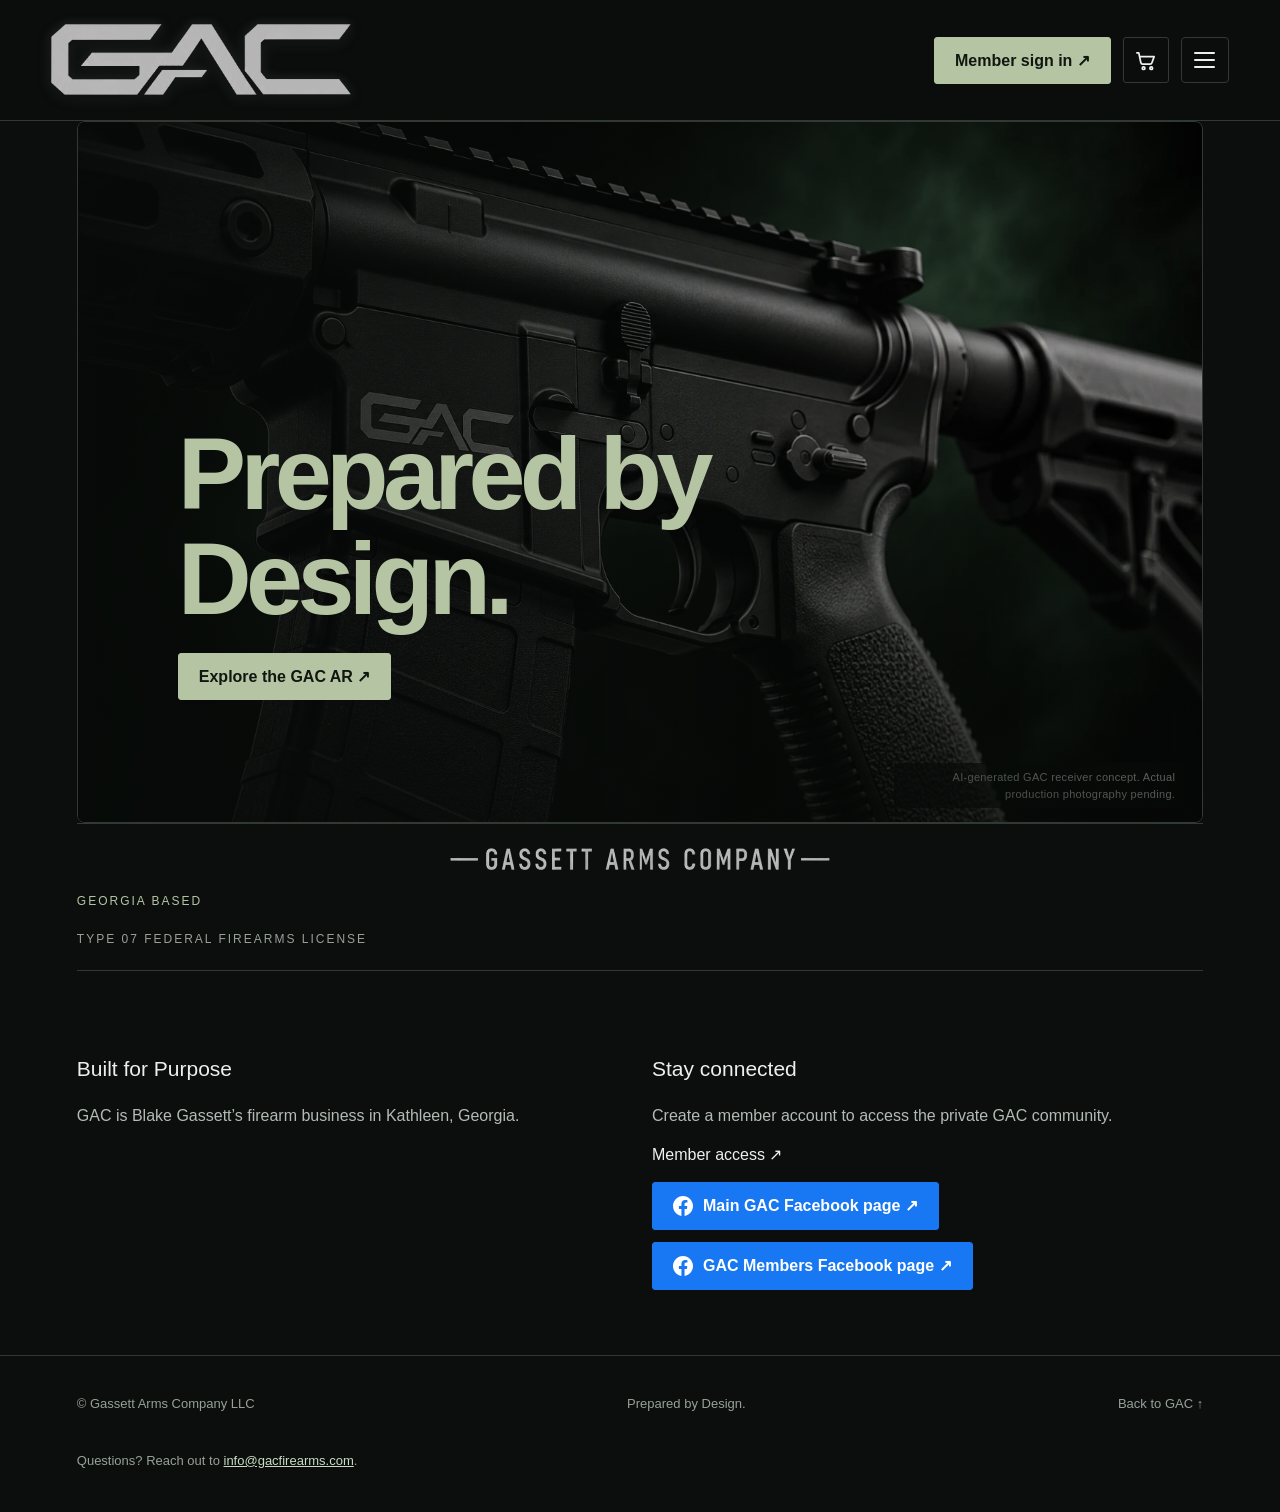
<file: index.html>
<!doctype html><html lang="en"><head><meta charset="utf-8"><meta name="viewport" content="width=device-width,initial-scale=1"><meta name="theme-color" content="#0b0e0d"><meta name="description" content="Gassett Arms Company in Kathleen, Georgia. Prepared by Design."><meta name="gac-deploy-marker" content="20261110-payment-filter"><title>Gassett Arms Company | Prepared by Design</title><style>
:root{--bg:#0b0e0d;--panel:#141a17;--line:#303a33;--green:#b5c5a4;--muted:#97a198}*{box-sizing:border-box}body{margin:0;background:var(--bg);color:#eee;font:16px Arial,sans-serif}button,input,select{font:inherit}button,a{cursor:pointer}a{color:inherit;text-decoration:none}header{padding:18px 6%;display:flex;align-items:center;gap:30px;border-bottom:1px solid var(--line)}header img{width:155px}nav{margin-left:auto;display:flex;gap:28px;align-items:center}.btn,button{background:var(--green);color:#101710;padding:13px 20px;border:1px solid var(--green);border-radius:3px;font-weight:600}.ghost{background:transparent;color:#eee;border-color:var(--line)}main{max-width:1400px;margin:auto;padding:0 6%}section{padding:65px 0}.eyebrow{font-size:12px;letter-spacing:3px;color:var(--green);text-transform:uppercase}h1{font-size:clamp(44px,6.5vw,88px);line-height:1.02;letter-spacing:-3px;margin:24px 0}h2{font-size:36px;font-weight:500;letter-spacing:-1px}h3{font-size:21px;font-weight:500}p{line-height:1.7;color:#b3bbb5;max-width:600px}.hero{display:grid;grid-template-columns:1fr 1fr;gap:30px;align-items:center;min-height:640px}.visual{background:radial-gradient(ellipse,#29362b,transparent 70%);min-height:330px;display:grid;place-items:center}.visual svg{width:110%;transform:rotate(-9deg)}.strip{border-block:1px solid var(--line);display:flex;justify-content:space-between;padding:24px 0;color:var(--muted);font-size:12px;letter-spacing:2px}.grid{display:grid;grid-template-columns:repeat(3,1fr);gap:24px}.card{border:1px solid var(--line);background:var(--panel);padding:28px}.card p{font-size:14px}.footer-contact{flex-basis:100%;line-height:1.6}.footer-contact a{text-decoration:underline;color:#c9dcc2}.foot{flex-wrap:wrap;display:flex;gap:40px;justify-content:space-between;padding:40px 6%;border-top:1px solid var(--line);color:var(--muted);font-size:13px}.tabs{display:flex;gap:10px;flex-wrap:wrap;margin:22px 0}.numbers{display:grid;grid-template-columns:repeat(7,1fr);gap:10px}.numbers button{padding:15px 8px;background:transparent;color:#ddd;border:1px solid var(--line)}.numbers button.picked{background:var(--green);color:#111}.numbers button:disabled{opacity:.28;cursor:default}.layout{display:grid;grid-template-columns:2fr 1fr;gap:26px}label{display:block;color:var(--muted);font-size:13px;margin:20px 0 8px}input,select{background:#0b0e0d;color:#eee;border:1px solid var(--line);padding:12px;width:100%}.notice{border:1px solid #635a35;background:#272318;padding:14px 20px;color:#d9cc9e;font-size:13px;line-height:1.6}.hidden{display:none!important}.big{font-size:90px;letter-spacing:-4px;color:var(--green);margin:30px 0}table{width:100%;border-collapse:collapse;font-size:14px}td,th{text-align:left;padding:14px 5px;border-bottom:1px solid var(--line)}.top{display:flex;justify-content:space-between;align-items:center;gap:20px}.small{font-size:12px;color:var(--muted)}@media(max-width:800px){header{gap:10px}header img{width:100px}nav{gap:12px;font-size:12px}.hero,.layout,.grid{grid-template-columns:1fr}.hero{padding-top:40px}.visual{min-height:220px}.visual svg{width:100%}.strip{gap:20px;flex-wrap:wrap}h1{letter-spacing:-2px}.numbers{grid-template-columns:repeat(5,1fr)}.foot{flex-direction:column}.top{align-items:flex-start;flex-direction:column}}

.wheel-layout{display:grid;grid-template-columns:minmax(0,1.35fr) minmax(240px,1fr);gap:35px;align-items:center;text-align:left}.wheel-stage{position:relative;max-width:560px;margin:30px auto;width:100%;aspect-ratio:1}.wheel-stage canvas{width:100%;height:100%;display:block;border-radius:50%;box-shadow:0 0 70px #55644a22}.pointer{position:absolute;top:-14px;left:50%;transform:translateX(-50%);width:0;height:0;border-left:13px solid transparent;border-right:13px solid transparent;border-top:30px solid #e4ddbb;z-index:2;filter:drop-shadow(0 2px 4px #000)}.wheel-hub{position:absolute;top:50%;left:50%;transform:translate(-50%,-50%);width:19%;height:19%;border-radius:50%;background:#0b100d;border:3px solid #adba9b;display:grid;place-items:center;font-size:14px;letter-spacing:3px;box-shadow:0 0 20px #0007}.countdown{font-size:clamp(24px,4vw,44px);font-variant-numeric:tabular-nums;color:#dbe6ce;letter-spacing:2px;margin:18px auto!important}.wheel-entries{max-height:230px;overflow:auto}.wheel-entry{display:flex;justify-content:space-between;gap:15px;padding:10px 0;border-bottom:1px solid var(--line);font-size:13px}.wheel-result{padding:20px 0;border-block:1px solid var(--line);margin:20px 0}.wheel-result .big{font-size:58px;margin:5px 0}input[type=range]{padding:0;accent-color:var(--green)}.settings-grid{display:grid;grid-template-columns:1fr 1fr;gap:0 20px}.settings-grid label{line-height:1.5}.wheel-pill{display:inline-block;background:#202e23;color:var(--green);padding:7px 12px;font-size:12px;letter-spacing:1px;border:1px solid #3e5040}.control-value{float:right;color:#eee}button:disabled{opacity:.4;cursor:default}@media(max-width:800px){.wheel-layout{grid-template-columns:1fr}.settings-grid{grid-template-columns:1fr}.wheel-stage{max-width:430px}}

textarea{font:inherit;background:#0b0e0d;color:#eee;border:1px solid var(--line);padding:12px;width:100%;resize:vertical;line-height:1.5} .checkrow{display:flex;gap:12px;align-items:flex-start;line-height:1.6;color:#b3bbb5;font-size:14px}.checkrow input{width:18px;min-width:18px;margin-top:5px;accent-color:var(--green)}.editor-item{border-bottom:1px solid var(--line);padding:8px 0 18px}.editor-list{max-height:650px;overflow:auto}.previewbar{padding:10px 6%;border-bottom:1px solid var(--line);display:flex;gap:20px;align-items:center;flex-wrap:wrap;color:var(--muted);font-size:12px}.previewbar select{width:auto;padding:6px 10px}.profile-grid{display:grid;grid-template-columns:1fr 1fr;gap:0 20px}.member-row{display:grid;grid-template-columns:1fr auto;gap:15px;padding:15px 0;border-bottom:1px solid var(--line)}.member-row button{padding:9px 12px}.admin-panel{margin-top:25px}.copy-hint{font-size:12px;color:var(--green);margin:8px 0}@media(max-width:650px){.profile-grid{grid-template-columns:1fr}.previewbar{gap:10px}}

.visual{display:block;min-height:0;background:none}.visual figure{margin:0}.receiver-hero{width:100%;aspect-ratio:1.18;object-fit:cover;object-position:40% center;display:block;border:1px solid #354335;border-radius:5px;box-shadow:0 20px 90px #0008}.image-caption{font-size:11px;line-height:1.5;color:#91998e;margin-top:12px}.rifle-image{width:100%;max-height:650px;object-fit:cover;border:1px solid var(--line);margin:25px 0 8px}.wheel-hub img{width:85%;height:auto;object-fit:contain}.form-progress{padding:12px 15px;background:#1b241c;border:1px solid #344335;margin:18px 0;color:#c3cbbd;font-size:13px}#enter:disabled{background:#28302a;border-color:#39403a;color:#737d76;opacity:1;box-shadow:none}#enter:not(:disabled){box-shadow:0 0 20px #a7bd7622}.member-row{grid-template-columns:minmax(0,1fr) auto auto;align-items:center}.member-meta{color:var(--muted);font-size:12px;line-height:1.6;margin-top:8px}.history-card{border:1px solid var(--line);padding:22px;margin:16px 0}.history-card .top{align-items:start}.history-contact{display:grid;grid-template-columns:1fr 1fr;gap:12px;margin-top:20px}.history-contact strong{display:block;color:var(--muted);font-size:12px;font-weight:normal;margin-bottom:5px}.history-contact span{overflow-wrap:anywhere}.member-status{display:inline-block;padding:4px 8px;font-size:11px;letter-spacing:1px;color:var(--green);border:1px solid #455540;margin:5px 0}.signin-panel{max-width:700px;margin-top:25px}.signin-panel input:disabled{opacity:.5}.archive-row{padding:15px 0;border-bottom:1px solid var(--line)}@media(max-width:650px){.member-row{grid-template-columns:1fr auto}.history-contact{grid-template-columns:1fr}.member-row input{grid-column:1/-1}}
[hidden]{display:none!important}header img{max-height:74px;object-fit:contain}.receiver-hero{object-fit:cover}header nav{flex-wrap:wrap}
.visual{position:relative;margin-right:-35px}.visual:before{content:"";position:absolute;inset:5% -8%;background:radial-gradient(ellipse,#64875b30,transparent 67%);filter:blur(22px);pointer-events:none}.visual figure{position:relative}.receiver-hero{aspect-ratio:1.04;object-position:36% 50%;border-radius:8px;border:1px solid #58704d66;box-shadow:0 30px 80px #0009,0 0 50px #455c2a18}.visual figure:after{content:"";position:absolute;inset:0 0 30px;border-radius:8px;box-shadow:inset 0 0 45px #0006;pointer-events:none}.image-caption{letter-spacing:.3px}@media(max-width:800px){.visual{margin-right:0}.receiver-hero{aspect-ratio:1.35;object-position:35% center}}
header.main-masthead{display:flex;flex-direction:column;gap:12px;padding:12px 6% 22px}.main-masthead .main-brand{display:block;width:min(100%,1100px);line-height:0;overflow:visible}.main-masthead .main-brand img{display:block;width:100%;height:auto;max-height:none;object-fit:cover;object-position:center 48%;aspect-ratio:3/1;mask-image:none;mix-blend-mode:screen;filter:brightness(1.14) contrast(1.06) drop-shadow(0 2px 2px rgba(0,0,0,.72)) drop-shadow(0 0 5px rgba(230,235,229,.18))}header.main-masthead nav{margin:0;justify-content:center;gap:28px}@media(max-width:800px){.header-actions .cart-top{width:42px;height:42px}header.main-masthead{padding:10px 4% 18px;gap:8px}header.main-masthead nav{gap:16px}.main-masthead .main-brand img{width:100%;max-height:none}}

.merch-product{display:grid;grid-template-columns:minmax(0,1.2fr) minmax(280px,1fr);border:1px solid var(--line);border-radius:8px;overflow:hidden;background:var(--panel);margin:30px 0}.merch-photo{background:#050605;display:grid;place-items:center}.merch-photo img{width:100%;height:auto;max-height:660px;object-fit:contain;display:block}.merch-info{padding:clamp(24px,4vw,52px);align-self:center}.merch-info>div:first-child{font-size:11px;letter-spacing:2px;color:var(--green)}.merch-info h2{font-size:clamp(28px,4vw,44px);margin:18px 0}.merch-info .merch-price{font-size:28px;color:#e4eddc;letter-spacing:0}.merch-options{display:grid;grid-template-columns:2fr 1fr;gap:16px}.merch-options label{margin-top:12px}.merch-options select,.merch-options input{margin-top:8px;border-radius:4px}.merch-add{width:100%;margin-top:24px}.merch-info form+p{font-size:12px;color:var(--muted)}#merchStatus{min-height:24px;color:#c9dcc2}.cart-top{position:relative;display:grid;place-items:center;width:46px;height:46px;padding:0;overflow:visible}.cart-icon{display:block;width:23px;height:23px;fill:none;stroke:currentColor;stroke-width:1.8;stroke-linecap:round;stroke-linejoin:round}.cart-count{position:absolute;top:-6px;right:-6px;z-index:2;display:grid;place-items:center;min-width:21px;height:21px;padding:0 5px;border:2px solid var(--bg);border-radius:999px;background:#b5c5a4;color:#111;font-size:11px;font-weight:700;line-height:1}.cart-count[hidden]{display:none}dialog.merch-cart{background:#101711;color:#eee;border:1px solid #52644e;border-radius:12px;width:min(94vw,720px);max-height:90dvh;padding:28px;box-shadow:0 24px 100px #000a}dialog.merch-cart::backdrop{background:#000b;backdrop-filter:blur(4px)}.cart-heading{display:flex;align-items:center;justify-content:space-between;gap:15px}.cart-heading h2{margin:0}.merch-cart-line{display:grid;grid-template-columns:minmax(0,1fr) 72px auto auto;align-items:center;gap:16px;border-bottom:1px solid var(--line);padding:22px 0}.merch-cart-line p{margin:6px 0 0;font-size:13px}.merch-cart-line button{padding:9px}.cart-total{display:flex;justify-content:space-between;gap:20px;font-size:22px;margin:28px 0 14px}.cart-clear{display:block;width:100%;margin:0 0 16px}.cart-actions{display:flex;gap:12px;flex-wrap:wrap}.cart-actions button{flex:1}.cart-disclaimer{font-size:13px;line-height:1.6}.merch-delivery-form{display:grid;gap:12px}.merch-delivery-form label{display:grid;gap:6px}.merch-delivery-form input,.merch-delivery-form select{width:100%;min-width:0;background:#080d09;border:1px solid #47584b;padding:13px;color:white;border-radius:5px;font:inherit}.merch-delivery-form [role=status]{white-space:normal;line-height:1.55;overflow-wrap:anywhere}.merch-delivery-form .merch-receipt-actions{margin-top:10px}button:focus-visible,a:focus-visible,select:focus-visible,input:focus-visible{outline:2px solid #dcebd1;outline-offset:4px}@media(max-width:700px){.merch-product{grid-template-columns:1fr}.merch-photo img{max-height:520px}.merch-cart-line{grid-template-columns:minmax(0,1fr) max-content}.merch-cart-line>div{min-width:0;overflow-wrap:anywhere}.merch-cart-line>input{width:65px;justify-self:end}.merch-cart-line>strong{grid-column:1}.merch-cart-line button{grid-column:2;width:auto;min-width:max-content;white-space:nowrap;justify-self:end}dialog.merch-cart{padding:20px}.main-masthead nav{column-gap:14px!important;row-gap:16px}.cart-top{padding:8px 12px}}

/* Simple, fixed brand navigation with the existing GAC image as a still hero. */
header.main-masthead{position:sticky;top:0;z-index:50;flex-direction:row;justify-content:space-between;align-items:center;gap:20px;padding:10px clamp(16px,4vw,56px);background:rgba(11,14,13,.96);backdrop-filter:blur(12px)}
.main-masthead .main-brand{display:block;flex:0 1 300px;width:min(38vw,300px);line-height:0}
.main-masthead .main-brand img{display:block;width:100%;height:auto;max-height:78px;object-fit:contain;aspect-ratio:auto;mask-image:none}
.header-actions{display:flex;align-items:center;gap:12px;margin-left:auto}
.member-signin{white-space:nowrap}
.site-menu{position:relative}
.site-menu>summary{list-style:none;display:grid;place-items:center;width:48px;height:46px;cursor:pointer;border:1px solid var(--line);border-radius:4px;color:#eee}
.site-menu>summary::-webkit-details-marker{display:none}
.menu-icon{display:grid;gap:5px;width:21px}
.menu-icon i{display:block;height:2px;width:21px;background:currentColor;border-radius:2px}
.site-menu nav{display:none}
.site-menu[open] nav{position:absolute;top:calc(100% + 12px);right:0;display:grid;gap:0;width:min(280px,85vw);padding:8px;background:#111915;border:1px solid #46544a;border-radius:8px;box-shadow:0 18px 48px #000b}
.site-menu nav a{display:block;padding:14px 16px;color:#edf1e9;border-bottom:1px solid #27332c}
.site-menu nav a:last-child{border-bottom:0}
.site-menu nav a:hover{background:#1c2921;color:#d0dfc5}
#home .hero{position:relative;isolation:isolate;display:flex;align-items:flex-end;min-height:min(78vh,850px);padding:clamp(32px,8vw,100px);overflow:hidden;border:1px solid #303a33;border-radius:8px}
#home .hero>div:first-child{position:relative;z-index:1;max-width:720px}
#home .hero:after{content:"";position:absolute;inset:0;z-index:0;background:linear-gradient(90deg,rgba(7,10,8,.94),rgba(7,10,8,.58) 45%,rgba(7,10,8,.06) 100%),linear-gradient(0deg,rgba(7,10,8,.65),transparent 55%);pointer-events:none}
#home .hero .visual{position:absolute;inset:0;z-index:-1;min-height:0;margin:0;background:none}
#home .hero .visual figure{position:absolute;inset:0;margin:0}
#home .hero .receiver-hero{width:100%;height:100%;aspect-ratio:auto;object-fit:cover;object-position:42% 55%;border:0;border-radius:0;box-shadow:none}
#home .hero .visual figure:after{inset:0;border-radius:0;box-shadow:none;background:linear-gradient(90deg,rgba(7,10,8,.24),transparent 75%)}
#home .hero .image-caption{position:absolute;right:18px;bottom:14px;z-index:1;max-width:290px;margin:0;padding:6px 9px;text-align:right;font-size:11px;color:#e1e5df;background:rgba(7,10,8,.7);border-radius:3px}
#home .hero h1{font-size:clamp(48px,8vw,104px);letter-spacing:-.055em;margin:18px 0}
#home .hero p{max-width:540px;color:#e1e5df}
@media(max-width:700px){
 header.main-masthead{gap:8px;padding:9px 4%}
 .main-masthead .main-brand{flex:0 1 32vw;width:32vw;max-width:150px}
 .main-masthead .main-brand img{max-height:52px}
 .header-actions{gap:6px}
 .member-signin{font-size:clamp(10px,3vw,13px);padding:9px 7px}
 .cart-top{padding:7px 8px;font-size:13px}
 .site-menu>summary{width:42px;height:42px}
 #home .hero{min-height:min(76svh,720px);padding:30px 22px;border-radius:5px}
 #home .hero:after{background:linear-gradient(90deg,rgba(7,10,8,.74),rgba(7,10,8,.22) 100%),linear-gradient(0deg,rgba(7,10,8,.9),rgba(7,10,8,.03) 88%)}
 #home .hero .receiver-hero{object-position:30% center}
 #home .hero h1{font-size:clamp(42px,12vw,70px)}
 #home .hero .image-caption{right:8px;bottom:8px;max-width:190px;font-size:9px}
}

/* Crop away the unused black canvas and let the wordmark sit directly on the page. */
.main-masthead .main-brand{position:relative;isolation:isolate;aspect-ratio:3/1;overflow:visible;border-radius:0}
.main-masthead .main-brand img{display:block;width:100%;height:100%;max-height:none;object-fit:cover;object-position:center 48%;aspect-ratio:auto;mask-image:none;mix-blend-mode:screen;filter:drop-shadow(0 2px 2px rgba(0,0,0,.72)) drop-shadow(0 0 5px rgba(181,197,164,.12))}
@media(max-width:700px){
 .main-masthead .main-brand{aspect-ratio:3/1}
 .main-masthead .main-brand img{max-height:none}
}
.main-masthead .main-brand img{object-fit:contain;mix-blend-mode:normal;filter:drop-shadow(0 3px 6px rgba(0,0,0,.7)) drop-shadow(0 0 5px rgba(220,232,214,.16))}.strip{display:flex;flex-direction:column;align-items:stretch;gap:24px}.strip-brand{display:grid;grid-template-columns:1fr;justify-items:center;gap:24px;min-height:0}.strip-brand-wordmark{display:block;width:min(380px,100%);height:auto;max-height:none;object-fit:contain;object-position:center}.strip-brand-georgia{justify-self:start;width:100%;color:var(--green);font-size:12px;letter-spacing:2px;text-align:left}.strip>span:last-child{align-self:stretch;text-align:left}.home-intro-grid{grid-template-columns:repeat(2,minmax(0,1fr))}@media(max-width:800px){.home-intro-grid{grid-template-columns:1fr}}</style><script src="https://cdn.onesignal.com/sdks/web/v16/OneSignalSDK.page.js" defer></script>
<script>
  window.OneSignalDeferred = window.OneSignalDeferred || [];
  OneSignalDeferred.push(async function(OneSignal) {
    await OneSignal.init({ appId: "ea15f827-d569-4965-91b9-dec69c6de251" });
  });
</script></head><body><header class="main-masthead"><a class="main-brand" href="#home" aria-label="Gassett Arms Company home"><img src="assets/gac-mark-transparent.svg" width="896" height="213" alt="Silver GAC emblem" fetchpriority="high"></a><div class="header-actions"><a href="/account" class="btn member-signin">Member sign in ↗</a><button id="merchCartOpen" type="button" class="ghost cart-top" aria-label="Open shopping cart, 0 items"><svg class="cart-icon" viewBox="0 0 24 24" aria-hidden="true" focusable="false"><path d="M3 4h2l2.1 10.1a2 2 0 0 0 2 1.6h7.7a2 2 0 0 0 1.9-1.4L21 8H6"/><circle cx="10" cy="20" r="1.4"/><circle cx="18" cy="20" r="1.4"/></svg><span id="merchCartCount" class="cart-count" aria-live="polite" aria-atomic="true" hidden>0</span></button><details class="site-menu"><summary aria-label="Open site menu" title="Menu"><span class="menu-icon" aria-hidden="true"><i></i><i></i><i></i></span></summary><nav aria-label="Main menu"><a href="#home">Home</a><a href="#rifle"><span data-copy="site-2">GAC AR</span></a><a href="firearms.html">Firearms</a><a href="#merch">Merchandise</a></nav></details></div></header><main><div id="home"><section class="hero"><div><h1><span style="color:var(--green)"><span data-copy="home-2">Prepared by Design.</span></span></h1><div class="tabs"><a class="btn" href="#rifle"><span data-copy="home-6">Explore the GAC AR ↗</span></a></div></div><div class="visual"><figure><img class="receiver-hero" src="assets/gac-receiver-hero.webp" alt="Close-up of a black GAC receiver with silver GAC logo"><figcaption class="image-caption" data-system>AI-generated GAC receiver concept. Actual production photography pending.</figcaption></figure></div></section><div class="strip"><span class="strip-brand"><img class="strip-brand-wordmark" src="assets/gac-company-wordmark-transparent.svg" width="706" height="40" alt="Gassett Arms Company" loading="lazy"><span class="strip-brand-georgia" data-copy="home-8">GEORGIA BASED</span></span><span><span data-copy="home-9">TYPE 07 FEDERAL FIREARMS LICENSE</span></span></div><section><div class="grid home-intro-grid"><div><h3><span data-copy="home-14">Built for Purpose</span></h3><p><span data-copy="home-15">GAC is Blake Gassett’s firearm business in Kathleen, Georgia.</span></p></div><div><h3><span data-copy="home-18">Stay connected</span></h3><p><span data-copy="home-19">Create a member account to access the private GAC community.</span></p><a href="/account"><span data-copy="home-20">Member access ↗</span></a><a class="btn facebook-connect" href="https://www.facebook.com/share/1Emeu3PixJ/" target="_blank" rel="noopener noreferrer" style="display:flex;align-items:center;justify-content:center;gap:10px;margin-top:18px;background:#1877f2;border-color:#1877f2;color:#fff;width:fit-content;max-width:100%;font-weight:bold"><svg width="20" height="20" viewBox="0 0 24 24" fill="currentColor" aria-hidden="true"><path d="M24 12.073C24 5.405 18.627 0 12 0S0 5.405 0 12.073C0 18.1 4.388 23.095 10.125 24v-8.437H7.078v-3.49h3.047V9.413c0-3.025 1.792-4.697 4.533-4.697 1.312 0 2.686.236 2.686.236v2.972h-1.513c-1.49 0-1.956.93-1.956 1.885v2.264h3.328l-.532 3.49h-2.796V24C19.612 23.095 24 18.1 24 12.073z"/></svg>Main GAC Facebook page ↗</a><a class="btn facebook-connect" href="https://www.facebook.com/share/1A1sJuvvVU/" target="_blank" rel="noopener noreferrer" aria-label="Visit the GAC Members Facebook page" style="display:flex;align-items:center;justify-content:center;gap:10px;margin-top:12px;background:#1877f2;border-color:#1877f2;color:#fff;width:fit-content;max-width:100%;font-weight:bold"><svg width="20" height="20" viewBox="0 0 24 24" fill="currentColor" aria-hidden="true"><path d="M24 12.073C24 5.405 18.627 0 12 0S0 5.405 0 12.073C0 18.1 4.388 23.095 10.125 24v-8.437H7.078v-3.49h3.047V9.413c0-3.025 1.792-4.697 4.533-4.697 1.312 0 2.686.236 2.686.236v2.972h-1.513c-1.49 0-1.956.93-1.956 1.885v2.264h3.328l-.532 3.49h-2.796V24C19.612 23.095 24 18.1 24 12.073z"/></svg>GAC Members Facebook page ↗</a></div></div></section></div>

<section id="rifle"><div class="eyebrow"><span data-copy="rifle-1">The first GAC model</span></div><h1><span data-copy="rifle-2">GAC AR.</span></h1><p><span data-copy="rifle-3">A single-model starting point for the GAC rifle lineup. Model specifications and production photographs will be added as development progresses.</span></p><img class="rifle-image" src="assets/gac-receiver-hero.webp" alt="GAC receiver concept with silver logo"><p class="image-caption">Concept imagery. Final model specifications and actual production photography are pending.</p><article id="receiverShowcase" class="merch-product" style="margin-top:60px;border-top:1px solid var(--line);padding-top:38px"><div class="merch-photo"><img src="assets/gac-15-lower-showcase.png" alt="GAC-15 lower receiver with Gassett Arms Company logo" loading="lazy" style="width:100%;height:auto;object-fit:contain"><p class="image-caption"><span data-copy="rifle-8">GAC-15 lower receiver artwork.</span></p></div><div class="merch-info"><h2><span data-copy="rifle-4">GAC-15 Lower Receiver</span></h2><p style="white-space:pre-line"><span data-copy="rifle-5">A closer look at the GAC-15 lower receiver, featuring Gassett Arms Company branding.</span></p><h3><span data-copy="rifle-6">Details</span></h3><p style="white-space:pre-line"><span data-copy="rifle-7">Product specifications and additional details will be added here.</span></p></div></article><div class="accessory-heading" style="margin-top:70px;border-top:1px solid var(--line);padding-top:38px"><div class="eyebrow">GAC Accessories</div><h2>Finish your setup.</h2><p>Explore accessories from GAC. Final product details and availability will be added before checkout opens.</p><p id="accessoryStatus" role="status" aria-live="polite">Loading accessories…</p><div id="accessoryProducts"></div><button id="accessoryRetry" type="button" class="ghost">Refresh accessories</button></div></section><section id="merch" hidden><div class="eyebrow">GAC Merchandise</div><h1>Built for purpose.<br><span style="color:var(--green)">Worn with pride.</span></h1><p>Explore GAC apparel and everyday gear.</p><p id="merchStatus" role="status" aria-live="polite">Loading GAC merchandise…</p><div id="merchProducts"></div><button id="merchRetry" type="button" class="ghost">Refresh merchandise</button></section></main><dialog id="merchCart" class="merch-cart" aria-labelledby="merchCartTitle"><div class="cart-heading"><h2 id="merchCartTitle">Your cart</h2><button id="merchCartClose" type="button" class="ghost" aria-label="Close cart">Close ×</button></div><div id="merchCartItems"></div><div class="cart-total"><span>Subtotal</span><strong id="merchSubtotal">$0.00</strong></div><div class="cart-total"><span>Tax</span><strong id="merchTaxEstimate">Calculated at checkout</strong></div><div class="cart-total"><span>Shipping</span><strong id="merchShippingEstimate">Calculated at checkout</strong></div><p class="cart-disclaimer">Final tax and the saved shipping amount are calculated at checkout and shown in your order review before payment.</p><button id="merchClear" type="button" class="ghost cart-clear">Clear cart</button><div class="cart-actions"><button id="merchContinue" type="button">Continue shopping</button><button id="merchCheckout" type="button" disabled>Checkout</button></div><p id="merchCartNotice" class="cart-disclaimer" role="status">Your cart is saved on this browser. Items are not reserved until secure checkout begins.</p></dialog><footer class="foot"><span><span data-copy="site-4">© Gassett Arms Company LLC</span></span><span><span data-copy="site-5">Prepared by Design.</span></span><a href="#home"><span data-copy="site-6">Back to GAC ↑</span></a><div class="footer-contact">Questions? Reach out to <a href="mailto:info@gacfirearms.com">info@gacfirearms.com</a>.</div></footer><script type="module">
const sectionIds=['home','rifle','merch'];
function navigate(){const id=location.hash.slice(1);const active=sectionIds.includes(id)?id:'home';for(const name of sectionIds)document.getElementById(name).hidden=name!==active;window.scrollTo(0,0)}
addEventListener('hashchange',navigate);navigate();
try{const response=await fetch('https://yuuagwxqhxiiybwjhome.supabase.co/rest/v1/gac_site_text?select=copy_key,text_value',{headers:{apikey:'sb_publishable_iYZBPKMeGQlAnst_uXBsRA_V0UL4z8L'}});if(response.ok){const copy=await response.json();for(const row of copy)for(const el of document.querySelectorAll('[data-copy]'))if(el.dataset.copy===row.copy_key)el.textContent=row.text_value}}catch{}

const siteMenu=document.querySelector('.site-menu');
siteMenu?.querySelectorAll('nav a').forEach(link=>link.addEventListener('click',()=>{siteMenu.open=false}));
document.addEventListener('click',event=>{if(siteMenu?.open&&!siteMenu.contains(event.target))siteMenu.open=false});
document.addEventListener('keydown',event=>{if(event.key==='Escape'&&siteMenu?.open){siteMenu.open=false;siteMenu.querySelector('summary')?.focus()}});
</script><script type="module" src="./merch-store.mjs?v=20261106-free-shipping-label"></script></body></html>
</file>
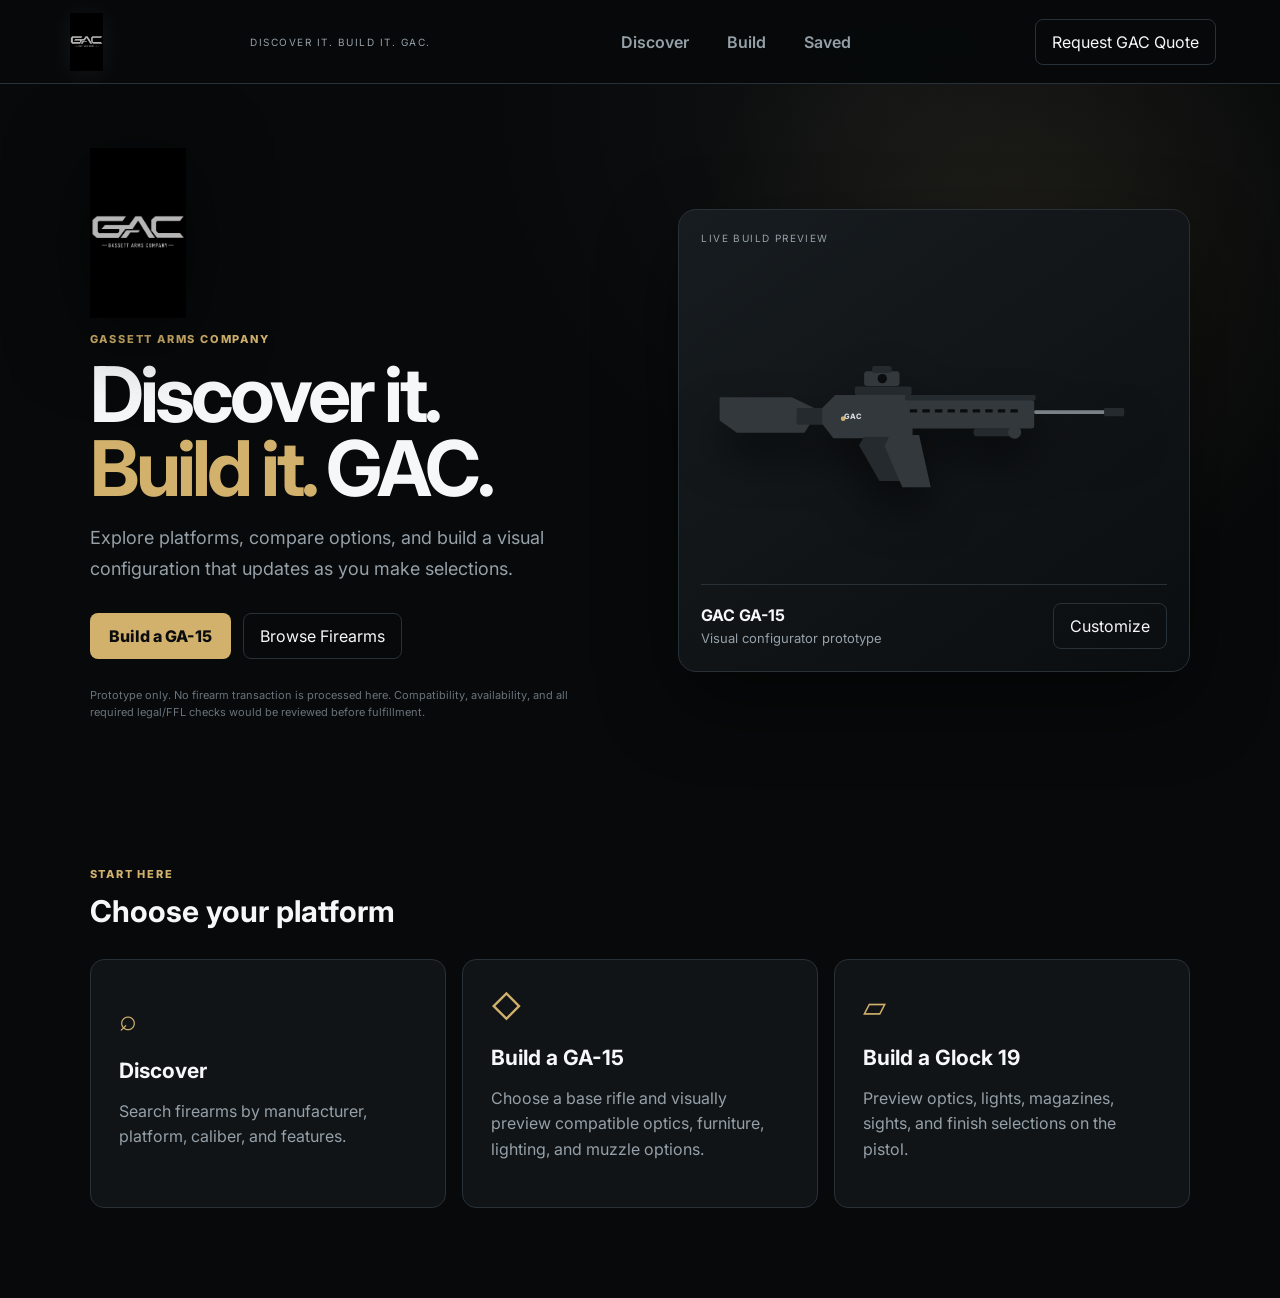
<file: gac-app-prototype/index.html>
<!DOCTYPE html>
<html lang="en">
<head>
  <meta charset="UTF-8" />
  <meta name="viewport" content="width=device-width, initial-scale=1.0" />
  <meta name="description" content="Gassett Arms Company firearm discovery and visual customization prototype" />
  <title>GAC — Discover It. Build It. GAC.</title>
  <link rel="preconnect" href="https://fonts.googleapis.com">
  <link rel="preconnect" href="https://fonts.gstatic.com" crossorigin>
  <link href="https://fonts.googleapis.com/css2?family=Inter:wght@400;500;600;700;800&display=swap" rel="stylesheet">
  <link rel="stylesheet" href="styles.css" />
</head>
<body>
  <header class="topbar">
    <button class="brand" data-view="home" aria-label="GAC home">
      <img src="assets/gac-logo.png" class="brand-logo" alt="Gassett Arms Company" />
      <span class="brand-copy">Discover It. Build It. GAC.</span>
    </button>
    <nav class="desktop-nav" aria-label="Primary navigation">
      <button data-view="discover">Discover</button>
      <button data-view="builder">Build</button>
      <button data-view="saved">Saved</button>
    </nav>
    <button class="outline-btn" id="quoteButton">Request GAC Quote</button>
  </header>

  <main>
    <section id="home" class="view active">
      <div class="hero">
        <div class="hero-copy">
          <img src="assets/gac-logo.png" class="hero-logo" alt="Gassett Arms Company" />
          <p class="eyebrow">GASSETT ARMS COMPANY</p>
          <h1>Discover it.<br><span>Build it.</span> GAC.</h1>
          <p class="hero-text">Explore platforms, compare options, and build a visual configuration that updates as you make selections.</p>
          <div class="hero-actions">
            <button class="primary-btn" data-build-preset="ar15">Build a GA-15</button>
            <button class="secondary-btn" data-view="discover">Browse Firearms</button>
          </div>
          <p class="compliance-note">Prototype only. No firearm transaction is processed here. Compatibility, availability, and all required legal/FFL checks would be reviewed before fulfillment.</p>
        </div>
        <div class="hero-panel">
          <div class="panel-label">LIVE BUILD PREVIEW</div>
          <div class="hero-builder-preview" id="heroBuilderPreview"></div>
          <div class="featured-meta">
            <div><strong>GAC GA-15</strong><span>Visual configurator prototype</span></div>
            <button class="small-btn" data-build-preset="ar15">Customize</button>
          </div>
        </div>
      </div>

      <section class="content-section">
        <div class="section-heading"><div><p class="eyebrow">START HERE</p><h2>Choose your platform</h2></div></div>
        <div class="feature-grid">
          <button class="feature-card" data-view="discover"><span class="icon">⌕</span><h3>Discover</h3><p>Search firearms by manufacturer, platform, caliber, and features.</p></button>
          <button class="feature-card" data-build-preset="ar15"><span class="icon">◇</span><h3>Build a GA-15</h3><p>Choose a base rifle and visually preview compatible optics, furniture, lighting, and muzzle options.</p></button>
          <button class="feature-card" data-build-preset="glock19"><span class="icon">▱</span><h3>Build a Glock 19</h3><p>Preview optics, lights, magazines, sights, and finish selections on the pistol.</p></button>
        </div>
      </section>
    </section>

    <section id="discover" class="view">
      <div class="page-head"><div><p class="eyebrow">CATALOG</p><h1>Discover firearms</h1><p>Prototype catalog with visual platform cards.</p></div></div>
      <div class="toolbar">
        <input id="searchInput" type="search" placeholder="Search manufacturer, model, caliber..." />
        <select id="platformFilter"><option value="all">All platforms</option><option value="AR-15">AR-15</option><option value="Pistol">Pistol</option></select>
        <select id="manufacturerFilter"><option value="all">All manufacturers</option></select>
      </div>
      <div id="catalogGrid" class="catalog-grid"></div>
    </section>

    <section id="builder" class="view">
      <div class="page-head builder-head">
        <div><p class="eyebrow">VISUAL CONFIGURATOR</p><h1 id="builderTitle">Build your setup</h1><p id="builderSubtitle">Choose a base firearm to begin.</p></div>
        <button class="outline-btn" id="saveBuildButton">Save Build</button>
      </div>
      <div class="builder-layout">
        <aside class="builder-sidebar">
          <label>Base firearm</label>
          <select id="baseFirearmSelect"></select>
          <div class="sidebar-note">Select a category, then click an option with a visual thumbnail. The center preview updates instantly.</div>
          <div id="categoryButtons" class="category-buttons"></div>
        </aside>
        <section class="build-stage">
          <div class="stage-top"><span id="compatibilityBadge" class="status-badge">Select a firearm</span><span id="buildWeight">Estimated weight: —</span></div>
          <div id="visualStage" class="visual-stage"></div>
          <div class="build-summary">
            <div><span>Build total</span><strong id="buildTotal">$0</strong></div>
            <button class="primary-btn" id="buildQuoteButton">Request GAC Quote</button>
          </div>
        </section>
        <aside class="parts-panel">
          <div class="parts-panel-head"><div><p class="eyebrow">VISUAL OPTIONS</p><h2 id="partsTitle">Select a category</h2></div></div>
          <div id="partsList" class="parts-list"></div>
        </aside>
      </div>
    </section>

    <section id="saved" class="view">
      <div class="page-head"><div><p class="eyebrow">YOUR GARAGE</p><h1>Saved builds</h1><p>Builds are stored on this device for the prototype.</p></div></div>
      <div id="savedBuilds" class="saved-grid"></div>
    </section>
  </main>

  <nav class="mobile-nav" aria-label="Mobile navigation">
    <button data-view="home">Home</button><button data-view="discover">Discover</button><button data-view="builder">Build</button><button data-view="saved">Saved</button>
  </nav>

  <dialog id="quoteDialog">
    <form method="dialog" class="dialog-card">
      <button class="dialog-close" value="cancel" aria-label="Close">×</button>
      <p class="eyebrow">GAC QUOTE REQUEST</p><h2>Send this build to GAC</h2>
      <p>This prototype prepares a build summary. A production version would securely send it to Gassett Arms Company for compatibility, availability, and compliance review.</p>
      <label>Name<input id="quoteName" placeholder="Your name" /></label>
      <label>Email<input id="quoteEmail" type="email" placeholder="you@example.com" /></label>
      <label>Notes<textarea id="quoteNotes" placeholder="Tell us what you want from this build..."></textarea></label>
      <button id="prepareQuote" class="primary-btn" value="cancel">Prepare Quote Summary</button>
      <pre id="quoteOutput"></pre>
    </form>
  </dialog>

  <script src="app.js"></script>
</body>
</html>
</file>
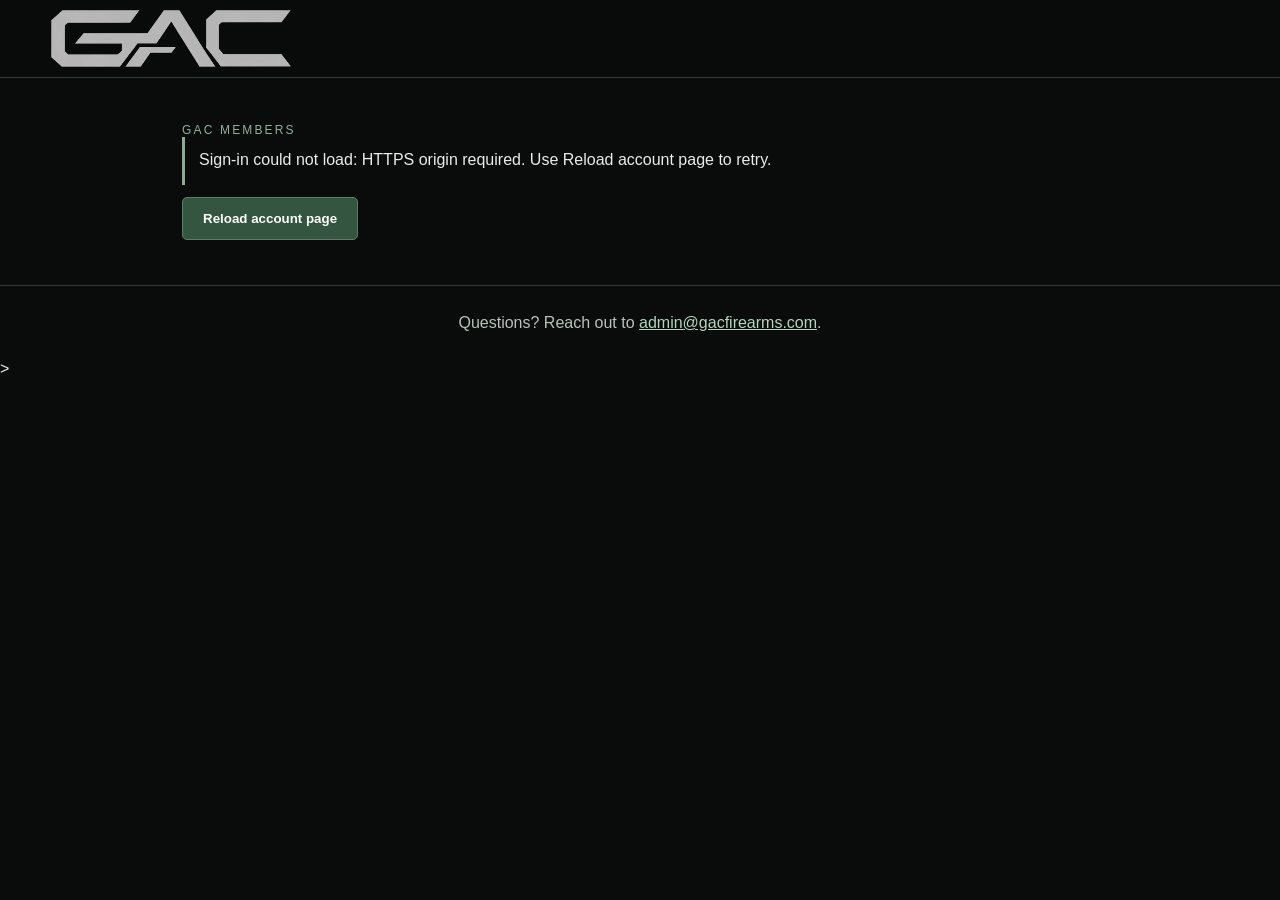
<file: account.html>
<!doctype html><html lang="en"><meta charset="utf-8"><meta name="viewport" content="width=device-width,initial-scale=1"><meta name="referrer" content="no-referrer"><meta name="gac-member-nav-build" content="20261110-active-collection-filter"><title>GAC Member Account</title><script src="https://cdn.onesignal.com/sdks/web/v16/OneSignalSDK.page.js" defer></script>
<script>
  window.OneSignalDeferred = window.OneSignalDeferred || [];
  OneSignalDeferred.push(async function(OneSignal) {
    await OneSignal.init({ appId: "ea15f827-d569-4965-91b9-dec69c6de251" });
  });
</script><style>
:root{color-scheme:dark;font-family:Arial,sans-serif;background:#090c0a;color:#e9ecea}*{box-sizing:border-box}body{margin:0}header.member-masthead{position:sticky;top:0;z-index:50;display:grid;grid-template-columns:minmax(130px,240px) minmax(0,1fr) auto;align-items:center;gap:18px;padding:10px clamp(16px,4vw,56px);border-bottom:1px solid #303c34;background:rgba(9,12,10,.97);backdrop-filter:blur(12px)}header .member-brand{display:block;flex:0 1 240px;width:min(34vw,240px);line-height:0}header .member-brand img{display:block;width:100%;height:auto;max-height:60px;object-fit:contain}.member-primary-tabs{display:flex;justify-content:center;gap:8px;min-width:0}.member-primary-tabs button{flex:1;max-width:230px;margin:0;padding:11px 14px;border:1px solid #475d4c;border-radius:5px;background:#111915;color:#dce6dd;font-weight:700;cursor:pointer}.member-primary-tabs button.active{background:#a9bc9b;color:#101711;border-color:#a9bc9b}.member-header-actions{display:flex;align-items:center;gap:10px}.member-menu{position:relative}.member-menu>summary{list-style:none;display:grid;place-items:center;width:48px;height:46px;cursor:pointer;border:1px solid #475d4c;border-radius:5px;color:#eee}.member-menu>summary::-webkit-details-marker{display:none}.member-menu>summary .menu-icon{display:grid;gap:5px;width:21px}.member-menu>summary .menu-icon i{display:block;height:2px;width:21px;background:currentColor;border-radius:2px}.member-menu-panel{display:none}.member-menu[open] .member-menu-panel{position:absolute;top:calc(100% + 12px);right:0;display:grid;gap:0;width:min(310px,88vw);max-height:min(75vh,650px);overflow:auto;padding:9px;background:#111915;border:1px solid #46544a;border-radius:8px;box-shadow:0 18px 48px #000b}.member-menu-panel a,.member-menu-panel button{display:block;width:100%;text-align:left;text-decoration:none;padding:13px 14px;margin:0;border:0;border-bottom:1px solid #27332c;border-radius:0;background:transparent;color:#edf1e9;font:inherit;font-size:15px;cursor:pointer}.member-menu-panel a:hover,.member-menu-panel button:hover{background:#1c2921;color:#d0dfc5}.member-menu-panel>*:last-child{border-bottom:0}.admin-menu>summary{background:#59451e;border-color:#c6a65a;color:#fff2ce}.admin-menu>summary:hover{background:#735a28}.admin-menu[open] .member-menu-panel{border-color:#c6a65a}.member-menu[hidden]{display:none!important}@media(max-width:700px){header.member-masthead{grid-template-columns:minmax(0,1fr) auto;gap:8px;padding:9px 14px}.member-masthead .member-brand{grid-column:1;grid-row:1;flex:0 1 34vw;width:34vw;max-width:160px}.member-masthead .member-brand img{max-height:48px}.member-header-actions{grid-column:2;grid-row:1;gap:7px}.member-primary-tabs{grid-column:1/-1;grid-row:2;width:100%;gap:7px}.member-primary-tabs button{font-size:13px;padding:10px 6px}.member-menu>summary{width:42px;height:42px}}main{max-width:960px;margin:auto;padding:45px 22px}#member{position:relative;padding-top:38px}.member-toolbar{position:absolute;top:0;right:0;display:flex;align-items:center;gap:8px}#member .member-toolbar button.member-push-quick{display:inline-flex;align-items:center;justify-content:center;min-height:44px;margin:0;padding:9px 14px;border:1px solid #b5c5a4!important;border-radius:9px;background:#b5c5a4!important;color:#111710!important;-webkit-text-fill-color:#111710!important;font-size:14px;font-weight:700;line-height:1.25;white-space:nowrap;opacity:1!important;visibility:visible}#member .member-toolbar button.member-push-quick:hover{background:#cad8be!important;color:#111710!important;-webkit-text-fill-color:#111710!important}.member-push-quick[hidden]{display:none!important}.member-refresh{display:grid;place-items:center;width:40px;height:40px;padding:0;margin:0;border:1px solid #475d4c;border-radius:9px;background:#101711;color:#c9dcc2;font-size:23px;line-height:1;cursor:pointer}.member-refresh:hover{background:#1c2921}h1{font-size:clamp(32px,6vw,55px);margin:12px 0}h2{font-size:25px}p{line-height:1.6;color:#b7c3bb}.kicker{color:#91b19d;text-transform:uppercase;letter-spacing:.18em;font-size:12px}.card{border:1px solid #35473b;border-radius:12px;background:#101711;padding:28px;margin:22px 0}.grid{display:grid;grid-template-columns:repeat(2,minmax(0,1fr));gap:18px}label{display:block;font-size:14px;color:#cdd6d0;margin:14px 0 7px}input,textarea{width:100%;background:#080d09;border:1px solid #47584b;padding:13px;color:white;border-radius:5px;font:inherit}textarea{min-height:100px}.check{display:flex;align-items:flex-start;gap:12px;line-height:1.5}.check input{width:18px;flex-shrink:0;margin:3px 0}button{border:1px solid #627b69;background:#345640;color:#fff;padding:13px 20px;border-radius:5px;font-weight:bold;cursor:pointer;margin:12px 10px 0 0}button:disabled{opacity:.35;cursor:not-allowed}.secondary{background:transparent}a{color:#b4d5bf}[hidden]{display:none!important}#status{white-space:pre-wrap;border-left:3px solid #8daa96;padding:14px;min-height:48px}dialog{max-width:min(520px,calc(100% - 28px));width:520px;color:#e9ecea;background:#101711;border:1px solid #8daa96;border-radius:12px;padding:26px;box-shadow:0 20px 60px #000b}dialog::backdrop{background:#000b}dialog p{line-height:1.6;color:#c7d2ca}ul{padding-left:20px}li{line-height:1.7}.record{padding:14px 0;border-bottom:1px solid #38483d;overflow-wrap:anywhere}.small{font-size:13px}.tabs{display:flex;flex-wrap:wrap}@media(max-width:600px){.grid{grid-template-columns:1fr}.card{padding:20px}}
</style><header class="member-masthead"><a class="member-brand" href="/" aria-label="Gassett Arms Company home"><img src="/assets/gac-mark-transparent.svg" width="896" height="213" alt="GAC"></a><nav id="memberPrimaryTabs" class="member-primary-tabs" aria-label="Primary member sections" hidden></nav><div class="member-header-actions"><details id="memberMenu" class="member-menu" hidden><summary aria-label="Open member menu" title="Member menu"><span class="menu-icon" aria-hidden="true"><i></i><i></i><i></i></span></summary><nav id="memberNav" class="member-menu-panel" aria-label="Member tabs"><a href="/">Home</a></nav></details><details id="ownerMenu" class="member-menu admin-menu" hidden><summary aria-label="Open admin menu" title="Admin menu"><span class="menu-icon" aria-hidden="true"><i></i><i></i><i></i></span></summary><nav id="ownerNavItems" class="member-menu-panel" aria-label="Admin tabs"></nav></details></div></header><script>const ownerMenus=[...document.querySelectorAll(".member-header-actions details")];ownerMenus.forEach(menu=>menu.addEventListener("toggle",()=>{if(menu.open)ownerMenus.forEach(other=>{if(other!==menu)other.open=false})}));document.addEventListener("click",event=>{if(event.target.closest(".member-header-actions")){if(event.target.closest(".member-menu-panel button"))ownerMenus.forEach(menu=>menu.open=false);return}ownerMenus.forEach(menu=>menu.open=false)});document.addEventListener("keydown",event=>{if(event.key==="Escape")ownerMenus.filter(menu=>menu.open).forEach(menu=>{menu.open=false;menu.querySelector("summary")?.focus()})});</script><main><div class="kicker">GAC Members</div><div id="status" role="status" aria-live="polite">Connecting securely…</div><div id="notificationStatusPrompt" role="status" aria-live="polite" hidden style="margin:-4px 0 14px 17px;color:#c9dcc2;font-size:14px;font-weight:600;line-height:1.45"></div>
<section id="guest" hidden><div class="tabs"><button id="toLogin">Sign in</button><button id="toSignup" class="secondary">Become a member</button><button id="toRecover" class="secondary">Forgot password</button></div>
<form id="login" class="card"><h2>Welcome back</h2><label for="loginEmail">Email</label><input id="loginEmail" type="email" autocomplete="username" required><label for="loginPassword">Password</label><input id="loginPassword" type="password" autocomplete="current-password" required><button>Sign in</button><button id="resendConfirmation" type="button" class="secondary">Resend confirmation email</button><p class="small">If your signup link expired or did not arrive, enter your email above to request a fresh link.</p></form>
<form id="signup" class="card" hidden><h2>Create your membership</h2><div class="grid"><div><label for="name">Full name</label><input id="name" maxlength="120" autocomplete="name" required></div><div><label for="callsign">Unique callsign</label><input id="callsign" pattern="[A-Za-z0-9_\-]{3,24}" maxlength="24" required><p class="small">3–24 letters, numbers, underscores or hyphens.</p></div><div><label for="email">Email</label><input id="email" type="email" autocomplete="email" required></div><div><label for="phone">Phone number</label><input id="phone" type="tel" autocomplete="tel" required></div><div><label for="password">Password</label><input id="password" type="password" autocomplete="new-password" minlength="12" required></div><div><label for="confirm">Confirm password</label><input id="confirm" type="password" autocomplete="new-password" minlength="12" required></div></div><label class="check"><input id="age" type="checkbox" required><span id="ageText"></span></label><label class="check"><input id="law" type="checkbox" required><span id="lawText"></span></label><label class="check"><input id="accuracy" type="checkbox" required><span>I confirm my information is accurate.</span></label><p class="small">Use at least 12 characters. Verify your email after registering. Your contact information is private to you and the account administrator.</p><button id="create" disabled>Create account</button></form>
<form id="recover" class="card" hidden><h2>Reset your password</h2><label for="recoverEmail">Email</label><input id="recoverEmail" type="email" autocomplete="email" required><button>Send reset link</button></form></section>
<dialog id="confirmEmailDialog" aria-labelledby="confirmEmailTitle"><h2 id="confirmEmailTitle">Confirm your email</h2><p>We sent a confirmation link to <strong id="confirmEmailAddress"></strong>. Please confirm within 1 hour to finish setting up your membership. If the link expires, you can request a fresh one from the sign-in page.</p><p id="confirmEmailNotice" role="status" aria-live="polite"></p><button id="resendFromDialog" type="button">Resend confirmation link</button><button id="closeConfirmDialog" type="button" class="secondary">Return to sign in</button></dialog><section id="member" hidden><div class="member-toolbar"><button id="enablePushFromToolbar" class="member-push-quick" type="button">Turn on notifications</button><button id="refresh" class="member-refresh" type="button" aria-label="Refresh account" title="Refresh account">↻</button><button id="logout" class="secondary" type="button" hidden>Sign out</button><button id="logoutAll" class="secondary" type="button" hidden>Sign out of all devices</button></div><form id="profile" class="card"><h2>My private profile</h2><p id="identity"></p><div class="grid"><div><label for="profileName">Full name</label><input id="profileName" maxlength="120" required></div><div><label for="profileCallsign">Callsign</label><input id="profileCallsign" pattern="[A-Za-z0-9_\-]{3,24}" maxlength="24" required></div><div><label for="profileEmail">Contact email</label><input id="profileEmail" type="email" required></div><div><label for="profilePhone">Phone</label><input id="profilePhone" type="tel" required></div></div><p class="small">Changing your contact email does not change your login email.</p><button>Save profile</button></form><div class="card"><h2>My digital logo purchases</h2><div id="purchases"></div><p class="small">Only verified purchases recorded by the payment service appear here. Checkout is not connected yet.</p></div></section>
<form id="newPassword" class="card" hidden><h2>Update your password</h2><label for="newPass">New password</label><input id="newPass" type="password" autocomplete="new-password" minlength="12" required><label for="newConfirm">Confirm new password</label><input id="newConfirm" type="password" autocomplete="new-password" minlength="12" required><button>Update password</button></form>
<section id="admin" class="card" hidden><div class="kicker">Owner access</div><h2>Member administration</h2><p>Your permissions are checked by the database on every request.</p><div id="members"></div><h2>Website text</h2><p>Edit the public GAC homepage, company story, model information, navigation, and footer.</p><form id="copyForm"><div id="copyFields"></div><button>Save website text</button></form><h2>Recognition records</h2><div id="recognitions"></div></section></main><footer style="padding:28px 6vw;border-top:1px solid #303c34;color:#b7c3bb;text-align:center">Questions? Reach out to <a href="mailto:admin@gacfirearms.com" style="text-decoration:underline">admin@gacfirearms.com</a>.</footer>
<script>
(()=>{window.gacAccountHydrated=false;const key='gac-account-scroll:'+location.pathname;let restoring=false,userMoved=false,run=0;const sessionRead=()=>{try{const n=Number(sessionStorage.getItem(key)||0);return Number.isFinite(n)&&n>0?n:0}catch{return 0}};const read=()=>{try{const saved=JSON.parse(localStorage.getItem(key)||'null');if(saved&&Date.now()-saved.savedAt<86400000&&Number.isFinite(saved.y)&&saved.y>0)return saved.y}catch{}return sessionRead()};/* Keep browser-native scroll restoration enabled for mobile app resumes. */const save=(force=false)=>{if(restoring&&!force)return;const y=window.scrollY;if(force||y>0||userMoved){try{sessionStorage.setItem(key,String(y))}catch{}try{localStorage.setItem(key,JSON.stringify({y,savedAt:Date.now()}))}catch{}}};window.addEventListener('scroll',()=>save(),{passive:true});const interrupt=()=>{userMoved=true;if(restoring){restoring=false;run++}save(true)};for(const event of ['touchstart','pointerdown','wheel','keydown'])window.addEventListener(event,interrupt,{passive:true});window.addEventListener('pagehide',()=>save(true));window.addEventListener('freeze',()=>save(true));document.addEventListener('visibilitychange',()=>{if(document.visibilityState==='hidden')save(true);else{userMoved=false;restore()}});function restore(){const target=read();if(!target||userMoved)return;const current=++run;restoring=true;const deadline=Date.now()+30000;const attempt=()=>{if(current!==run||userMoved)return;if(!window.gacAccountHydrated){if(Date.now()>=deadline){restoring=false;return}setTimeout(attempt,120);return}const max=Math.max(0,document.documentElement.scrollHeight-window.innerHeight);if(max>=target-2){window.scrollTo(0,Math.min(target,max));if(Math.abs(window.scrollY-target)<=2){restoring=false;return}}if(Date.now()>=deadline){if(max>0)window.scrollTo(0,Math.min(target,max));restoring=false;return}setTimeout(attempt,120)};attempt()}let resumeTicket=0;const resume=()=>{userMoved=false;restore();const ticket=++resumeTicket;for(const delay of [250,800,1800])setTimeout(()=>{if(ticket===resumeTicket&&!userMoved&&document.visibilityState==='visible')restore()},delay)};window.addEventListener('pageshow',resume);window.addEventListener('gac-account-hydrated',resume);window.addEventListener('focus',resume);window.addEventListener('resume',resume);window.addEventListener('load',restore);setTimeout(restore,0)})();
</script>>
<script>
window.gacAccountReady=false;
window.gacAccountFallback=()=>{if(window.gacAccountReady)return;document.getElementById('status').textContent='Sign-in is taking longer than expected. Please reload the account page to reconnect.';if(!document.getElementById('retryAccount')){const b=document.createElement('button');b.id='retryAccount';b.textContent='Reload account page';b.onclick=()=>location.reload();document.getElementById('status').after(b)}};
setTimeout(window.gacAccountFallback,20000);
</script>
<script type="module">
try{

const {createClient}=await import('./assets/supabase-client-2.57.4.mjs');
const {memberService}=await import('./member-service.mjs?v=20261028-no-signup-purchase-ack');
const {signupFeedback}=await import('./signup-feedback.mjs?v=20261028-no-signup-purchase-ack');
const {mountPortal}=await import('./portal.mjs?v=20261127-lazy-owner-previews');
const recoveryLink=new URLSearchParams(location.hash.slice(1)).get('type')==='recovery';
const $=id=>document.getElementById(id),client=createClient('https://yuuagwxqhxiiybwjhome.supabase.co','sb_publishable_iYZBPKMeGQlAnst_uXBsRA_V0UL4z8L',{global:{fetch:async(input,options={})=>{const controller=new AbortController();const abort=()=>controller.abort();options.signal?.addEventListener('abort',abort,{once:true});const timer=setTimeout(abort,15000);try{return await fetch(input,{...options,signal:controller.signal})}finally{clearTimeout(timer);options.signal?.removeEventListener('abort',abort)}}}}),api=memberService(client,location.origin);
const copyDefaults={"site-1":"Our company","site-2":"GAC AR","site-3":"Member access ↗","home-1":"Gassett Arms Company · Kathleen, Georgia","home-2":"Precision.","home-3":"Reliability.","home-4":"Purpose.","home-5":"A personal approach to firearm manufacturing. Meet GAC, explore our first rifle concept, and connect directly with the company behind it.","home-6":"Explore the GAC AR ↗","home-7":"Our story","home-8":"GEORGIA BASED","home-9":"TYPE 07 FEDERAL FIREARMS LICENSE","home-10":"MANUFACTURER · GASSETT ARMS COMPANY LLC","home-11":"Built on a clear purpose","home-12":"A company you can know.","home-13":"A rifle you can make your own.","home-14":"Meet the manufacturer","home-15":"GAC is Blake Gassett’s firearm business in Kathleen, Georgia. Our story begins with a straightforward focus: precision, reliability, and purpose.","home-16":"Explore the first model","home-17":"One GAC AR model is the starting point. Model specifications, photographs, pricing, and availability will be added as the offering is finalized.","home-18":"Stay connected","home-19":"Create a member account to access the private GAC community as it launches.","home-20":"Member access ↗","about-1":"Our company","about-2":"Gassett Arms","about-3":"Company.","about-4":"Founded by Blake Gassett in Kathleen, Georgia, Gassett Arms Company LLC is a Type 07 Federal Firearms License holder building a business around firearm sales and manufacturing.","about-5":"Precision. Reliability. Purpose. These are the values behind GAC and the starting point for our custom GAC firearm offering.","about-6":"Explore our rifle concept","rifle-1":"The first GAC model","rifle-2":"GAC AR.","rifle-3":"A single-model starting point for the GAC rifle lineup. Model specifications and production photographs will be added as development progresses.","site-4":"© Gassett Arms Company LLC","site-5":"Precision. Reliability. Purpose.","site-6":"Back to GAC ↑"};
async function loadCopy(){const {data,error}=await client.from('gac_site_text').select('copy_key,text_value');if(error)throw error;portal.applyCopy(data);const values=Object.fromEntries(data.map(r=>[r.copy_key,r.text_value]));$('copyFields').replaceChildren();for(const [key,original] of Object.entries(copyDefaults)){const label=node('label',({site:'Navigation and footer',home:'Homepage',about:'Our company',rifle:'GAC AR',account:'Account & signup',members:'Members area',admin:'Owner dashboard'}[key.split('-')[0]])+' · '+original.slice(0,65));const input=document.createElement('textarea');input.dataset.key=key;input.value=values[key]??original;input.maxLength=5000;input.id='copy-'+key;label.htmlFor=input.id;$('copyFields').append(label,input)}}
let requirements,busy=false,recovery=recoveryLink,refreshing=false;
const status=text=>{$('status').textContent=text};
const node=(tag,text)=>{const el=document.createElement(tag);el.textContent=text;return el};
const phone=value=>value.replace(/[() .-]/g,'');
function signupValid(){
const values=Object.fromEntries(['name','callsign','email','phone','password','confirm'].map(id=>[id,$(id).value]));for(const id of ['age','law','accuracy'])values[id]=$(id).checked;
const feedback=signupFeedback(values,{requirementsLoaded:!!requirements,busy,minimumAge:requirements?.minimum_age||21});
$('callsign').setCustomValidity(feedback.errors.callsign||'');
for(const id of ['name','callsign','email','phone','password','confirm']){const hint=$(id+'Error');if(hint)hint.textContent=values[id]?feedback.errors[id]||'':'';$(id).setAttribute('aria-invalid',String(!!values[id]&&!!feedback.errors[id]));}

$('create').disabled=!feedback.ready||!$('signup').checkValidity();
}
function tab(id){for(const n of ['login','signup','recover'])$(n).hidden=n!==id;status('Use your GAC member email and password.');}
async function action(fn){if(busy)return;busy=true;document.querySelectorAll('button').forEach(b=>b.disabled=true);try{await fn()}catch(e){status(e.message||'Unable to complete this request. Please try again.')}finally{busy=false;document.querySelectorAll('button').forEach(b=>b.disabled=false);signupValid();portal.enforce()}}
function promptEmailConfirmation(email){$('loginEmail').value=email;$('confirmEmailAddress').textContent=email;$('confirmEmailNotice').textContent='';status('Please confirm your email within 1 hour, then return here to sign in.');if(!$('confirmEmailDialog').open)$('confirmEmailDialog').showModal()}
async function resendConfirmation(){const input=$('loginEmail'),email=input.value.trim();if(!email||!input.checkValidity()){input.reportValidity();return}try{const {error}=await client.auth.resend({type:'signup',email});if(error)throw error;const message='If signup confirmation is still pending for this email, a fresh link has been sent. Check your inbox and spam folder.';$('confirmEmailNotice').textContent=message;status(message)}catch(error){const message=String(error?.message||'').toLowerCase().includes('rate')?'Please wait before requesting another link, then try again.':'Could not send a fresh link right now. Check the email address and try again, or contact admin@gacfirearms.com.';$('confirmEmailNotice').textContent=message;status(message)}}
async function refresh(){if(refreshing)return;refreshing=true;try{
requirements=requirements||await api.requirements();$('ageText').textContent='I confirm I am at least '+requirements.minimum_age+' years old.';$('lawText').textContent=requirements.law_statement;
$('admin').hidden=true;$('members').replaceChildren();$('recognitions').replaceChildren();$('member').hidden=true;$('purchases').replaceChildren();$('identity').textContent='';for(const id of ['profileName','profileCallsign','profileEmail','profilePhone'])$(id).value='';
const {data,error}=await client.auth.getUser();if(error||!data.user){$('guest').hidden=false;status('Sign in or create your member account.');return}
$('guest').hidden=true;const profile=await api.myProfile();$('member').hidden=false;$('identity').textContent='Signed in as '+data.user.email;
for(const [id,key] of [['profileName','full_name'],['profileCallsign','callsign'],['profileEmail','contact_email'],['profilePhone','phone']])$(id).value=profile[key];
const orders=await api.myPurchases();$('purchases').replaceChildren();if(!orders.length)$('purchases').append(node('p','No verified digital logo purchases recorded yet.'));
const purchaseGroups=new Map();for(const o of orders){for(const n of o.gac_numbers||[]){const callsign=String(n.callsign_at_purchase||profile.callsign||'Member').trim().toUpperCase();let group=purchaseGroups.get(callsign);if(!group){group={callsign,collections:new Map(),orders:new Map()};purchaseGroups.set(callsign,group);}group.orders.set(o.id||String(o.paid_at)+'|'+o.amount_cents,o);const collection=String(o.gac_collections?.callsign||'GAC').trim();let numbers=group.collections.get(collection);if(!numbers){numbers=new Set();group.collections.set(collection,numbers);}numbers.add(String(n.edition_number));}}
if(!purchaseGroups.size)$('purchases').append(node('p','No verified digital logo purchases recorded yet.'));
for(const group of [...purchaseGroups.values()].sort((a,b)=>a.callsign.localeCompare(b.callsign))){const numbers=[...group.collections.entries()].map(([name,values])=>name+' '+[...values].sort((a,b)=>Number(a)-Number(b)).map(n=>'#'+n).join(', ')).join(' · ');const groupOrders=[...group.orders.values()];const totalCents=groupOrders.reduce((sum,o)=>sum+(Number(o.amount_cents)||0),0);const currency=groupOrders[0]?.currency||'USD';const line=node('div',(groupOrders.every(o=>o.is_test)?'TEST · no payment collected · ':'')+group.callsign+' · Numbers '+numbers+' · '+new Intl.NumberFormat('en-US',{style:'currency',currency}).format(totalCents/100)+' across '+groupOrders.length+' transaction'+(groupOrders.length===1?'':'s'));line.className='record';$('purchases').append(line)}
const isOwner=await api.isOwner();if(isOwner){$('admin').hidden=false;await loadCopy();for(const m of await api.ownerMembers()){const row=node('div',m.callsign+' · '+m.full_name+' · '+m.contact_email+' · '+m.phone+' · '+m.status);row.className='record';if(m.user_id!==data.user.id){const b=node('button',m.status==='active'?'Suspend':'Reactivate');b.onclick=()=>action(async()=>{await api.setMemberStatus(m.user_id,m.status==='active'?'suspended':'active');await refresh()});row.append(document.createElement('br'),b)}$('members').append(row)}const records=await api.ownerRecognitions();if(!records.length)$('recognitions').append(node('p','No recognition records yet.'));for(const r of records){const p=r.gac_profiles||{};const row=node('p',(r.gac_collections?.is_test?'TEST · ':'')+r.selected_callsign+' · Spin '+(r.spin_number||1)+' · #'+r.edition_number+' · '+new Date(r.selected_at).toLocaleString()+' · '+(p.full_name||'')+' · ');if(p.contact_email){const link=node('a',p.contact_email);link.href='mailto:'+encodeURIComponent(p.contact_email.trim());link.style.textDecoration='underline';row.append(link)}row.append(document.createTextNode(' · '+(p.phone||'')));$('recognitions').append(row)}}
await portal.sync(profile,isOwner,orders);$('newPassword').hidden=false;if(recovery){portal.openProfile();$('newPass').focus();status('Reset link verified. Enter and confirm your new password below.');return}status('Your account is connected.');
}catch(e){$('member').hidden=true;status('Account access unavailable: '+e.message+' Contact GAC if your account is suspended.')}finally{refreshing=false;window.gacAccountHydrated=true;window.dispatchEvent(new Event('gac-account-hydrated'))}}
$('copyForm').onsubmit=e=>{e.preventDefault();action(async()=>{if(!await api.isOwner())throw new Error('Owner access required');const rows=Array.from($('copyFields').querySelectorAll('textarea')).map(el=>({copy_key:el.dataset.key,text_value:el.value,updated_at:new Date().toISOString()}));const {error}=await client.from('gac_site_text').upsert(rows,{onConflict:'copy_key'});if(error)throw error;status('Website text saved. Refresh the public website to see your changes.');})};
$('toLogin').onclick=()=>tab('login');$('toSignup').onclick=()=>tab('signup');$('toRecover').onclick=()=>tab('recover');$('signup').addEventListener('input',signupValid);
$('signup').onsubmit=e=>{e.preventDefault();signupValid();if($('create').disabled)return;action(async()=>{const email=$('email').value.trim();await api.signUp({email,password:$('password').value,confirmPassword:$('confirm').value,requirements,profile:{callsign:$('callsign').value,full_name:$('name').value,phone:phone($('phone').value),age_confirmed:$('age').checked,law_agreed:$('law').checked,accuracy_confirmed:$('accuracy').checked}});$('password').value='';$('confirm').value='';tab('login');promptEmailConfirmation(email)})};
$('resendConfirmation').onclick=()=>action(resendConfirmation);$('resendFromDialog').onclick=()=>action(resendConfirmation);$('closeConfirmDialog').onclick=()=>$('confirmEmailDialog').close();$('login').onsubmit=e=>{e.preventDefault();action(async()=>{const email=$('loginEmail').value.trim();try{await api.signIn(email,$('loginPassword').value)}catch(error){const reason=String(error?.code||error?.message||'').toLowerCase();if(reason.includes('email_not_confirmed')||reason.includes('email not confirmed')){promptEmailConfirmation(email);return}throw error}$('loginPassword').value='';await refresh()})};
$('recover').onsubmit=e=>{e.preventDefault();action(async()=>{status(await api.requestPasswordReset($('recoverEmail').value.trim()))})};
$('profile').onsubmit=e=>{e.preventDefault();action(async()=>{const p=phone($('profilePhone').value);if(!/^\+?1?[0-9]{10}$/.test(p))throw new Error('Enter a valid US phone number.');await api.updateMyProfile({full_name:$('profileName').value.trim(),callsign:$('profileCallsign').value.trim().toUpperCase(),contact_email:$('profileEmail').value.trim(),phone:p,preferred_ffl_name:$('profileFflName').value.trim(),preferred_ffl_address:$('profileFflAddress').value.trim()});await refresh();status('Your private profile has been saved.');})};
$('newPassword').onsubmit=e=>{e.preventDefault();action(async()=>{await api.updatePassword($('newPass').value,$('newConfirm').value);$('newPass').value='';$('newConfirm').value='';recovery=false;status('Password updated. Use your new password the next time you sign in.');})};
$('logout').onclick=()=>action(async()=>{await api.signOut();$('newPassword').hidden=true;await refresh()});$('logoutAll').onclick=()=>action(async()=>{await api.signOutEverywhere();$('newPassword').hidden=true;await refresh()});$('refresh').onclick=()=>action(refresh);
const portal=mountPortal({client,api,status,action,refresh});Object.assign(copyDefaults,portal.copyDefaults);
// Add guidance after the editable-copy scan so existing saved copy keys stay stable.
for(const [id,text] of [['callsign','3–24 letters, numbers, underscores or hyphens. No spaces.'],['password','At least 12 characters.'],['confirm','Enter the exact same password again.'],['phone','Use a 10-digit US phone number; +1 is optional.']]){const hint=node('span',text);hint.id=id+'Help';hint.className='small';hint.style.display='block';$(id).after(hint);}
for(const id of ['name','callsign','email','phone','password','confirm']){const hint=node('span','');hint.id=id+'Error';hint.className='small';hint.style.cssText='display:block;color:#ffb3a7';$(id).parentElement.append(hint);$(id).setAttribute('aria-describedby',($(id+'Help')?id+'Help ':'')+hint.id);}
$('callsign').parentElement.querySelector('p.small')?.remove();signupValid();
$('signup').addEventListener('change',signupValid);

client.auth.onAuthStateChange((event)=>{if(event==='PASSWORD_RECOVERY')recovery=true;if(event==='SIGNED_OUT'){recovery=false;$('newPass').value='';$('newConfirm').value='';$('newPassword').hidden=true}if(['PASSWORD_RECOVERY','SIGNED_OUT'].includes(event)||(event==='SIGNED_IN'&&$('member').hidden))setTimeout(refresh,0)});
// Optional website copy must never block sign-in.
client.from('gac_site_text').select('copy_key,text_value').then(({data,error})=>{if(!error)portal.applyCopy(data)}).catch(()=>{});
$('guest').hidden=false;

try{requirements=await api.requirements();$('ageText').textContent='I confirm I am at least '+requirements.minimum_age+' years old.';$('lawText').textContent=requirements.law_statement;signupValid();await refresh()}catch(e){$('guest').hidden=false;status('Unable to connect to the account service. Please reload and try again. '+e.message)}finally{window.gacAccountReady=true;document.getElementById('retryAccount')?.remove()}
}catch(e){window.gacAccountReady=false;window.gacAccountFallback();document.getElementById('status').textContent='Sign-in could not load: '+(e.message||'Connection interrupted')+'. Use Reload account page to retry.';}
</script></html>
</file>
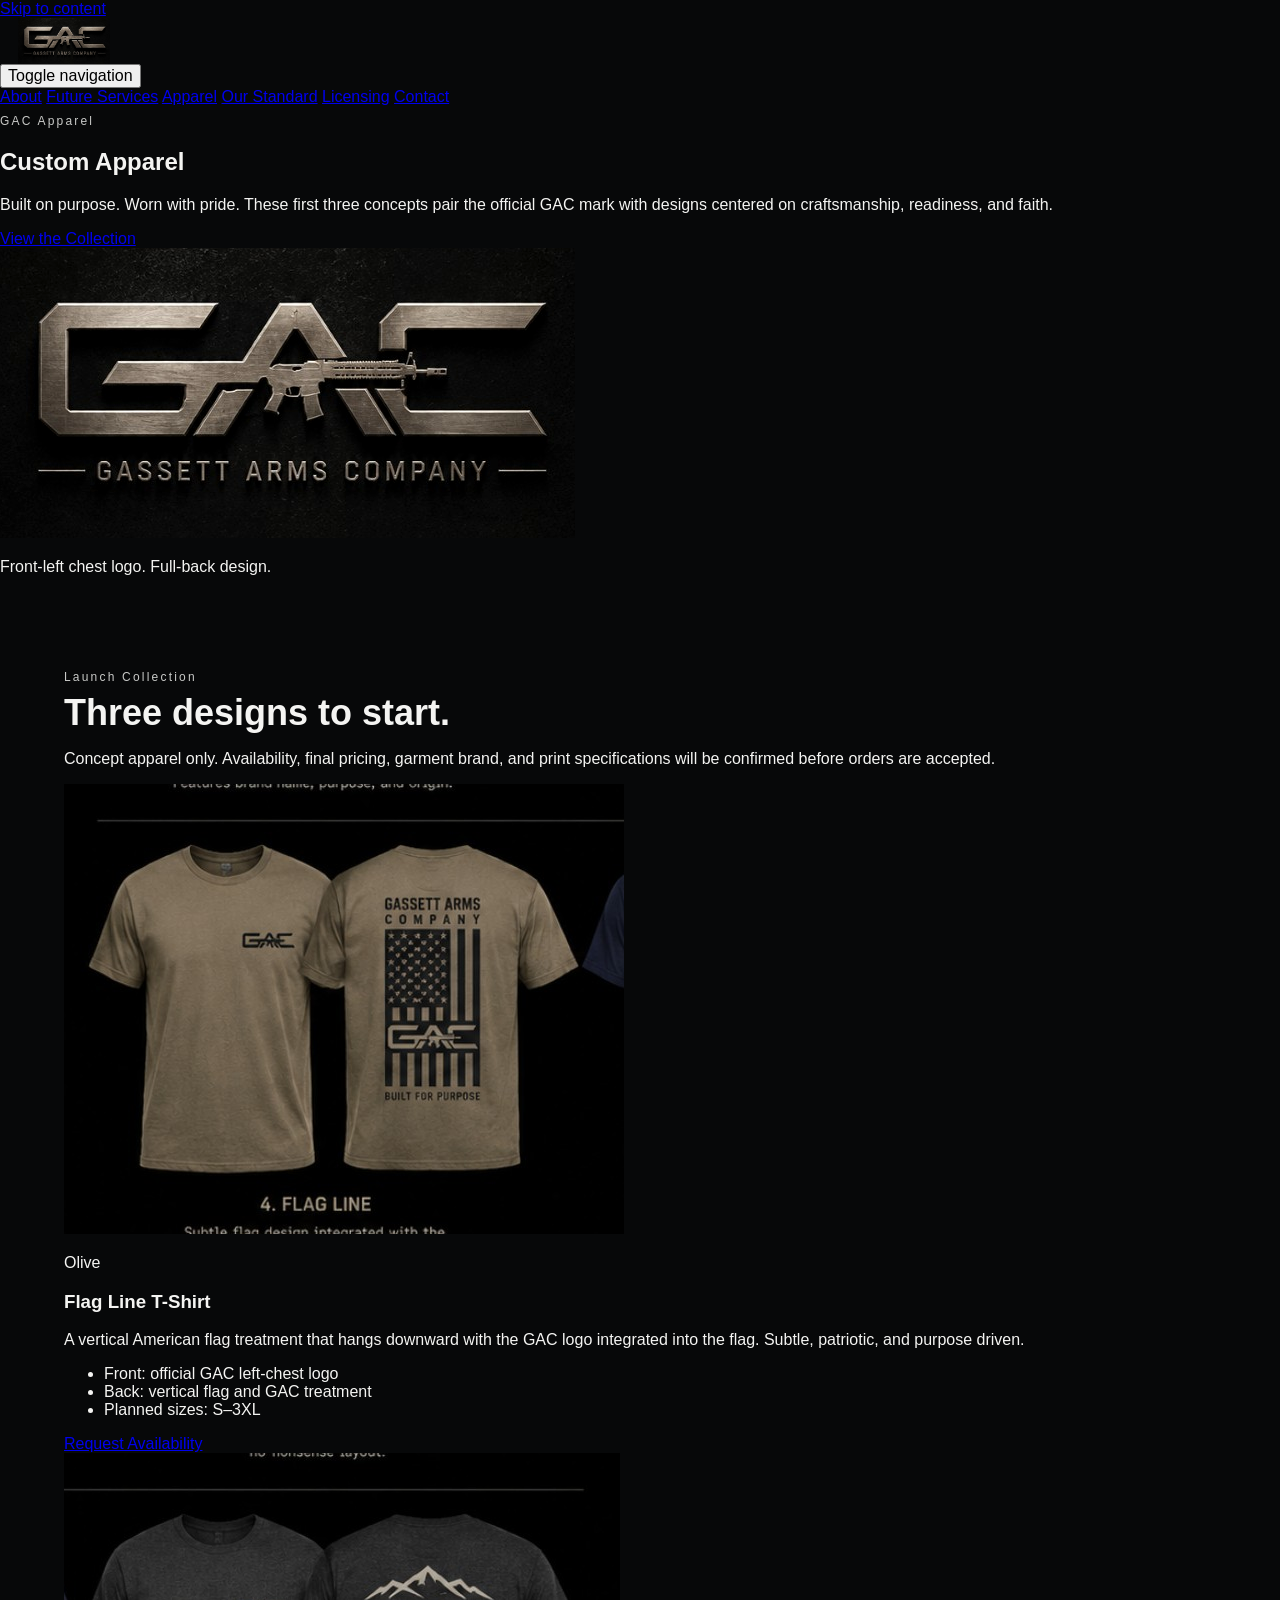
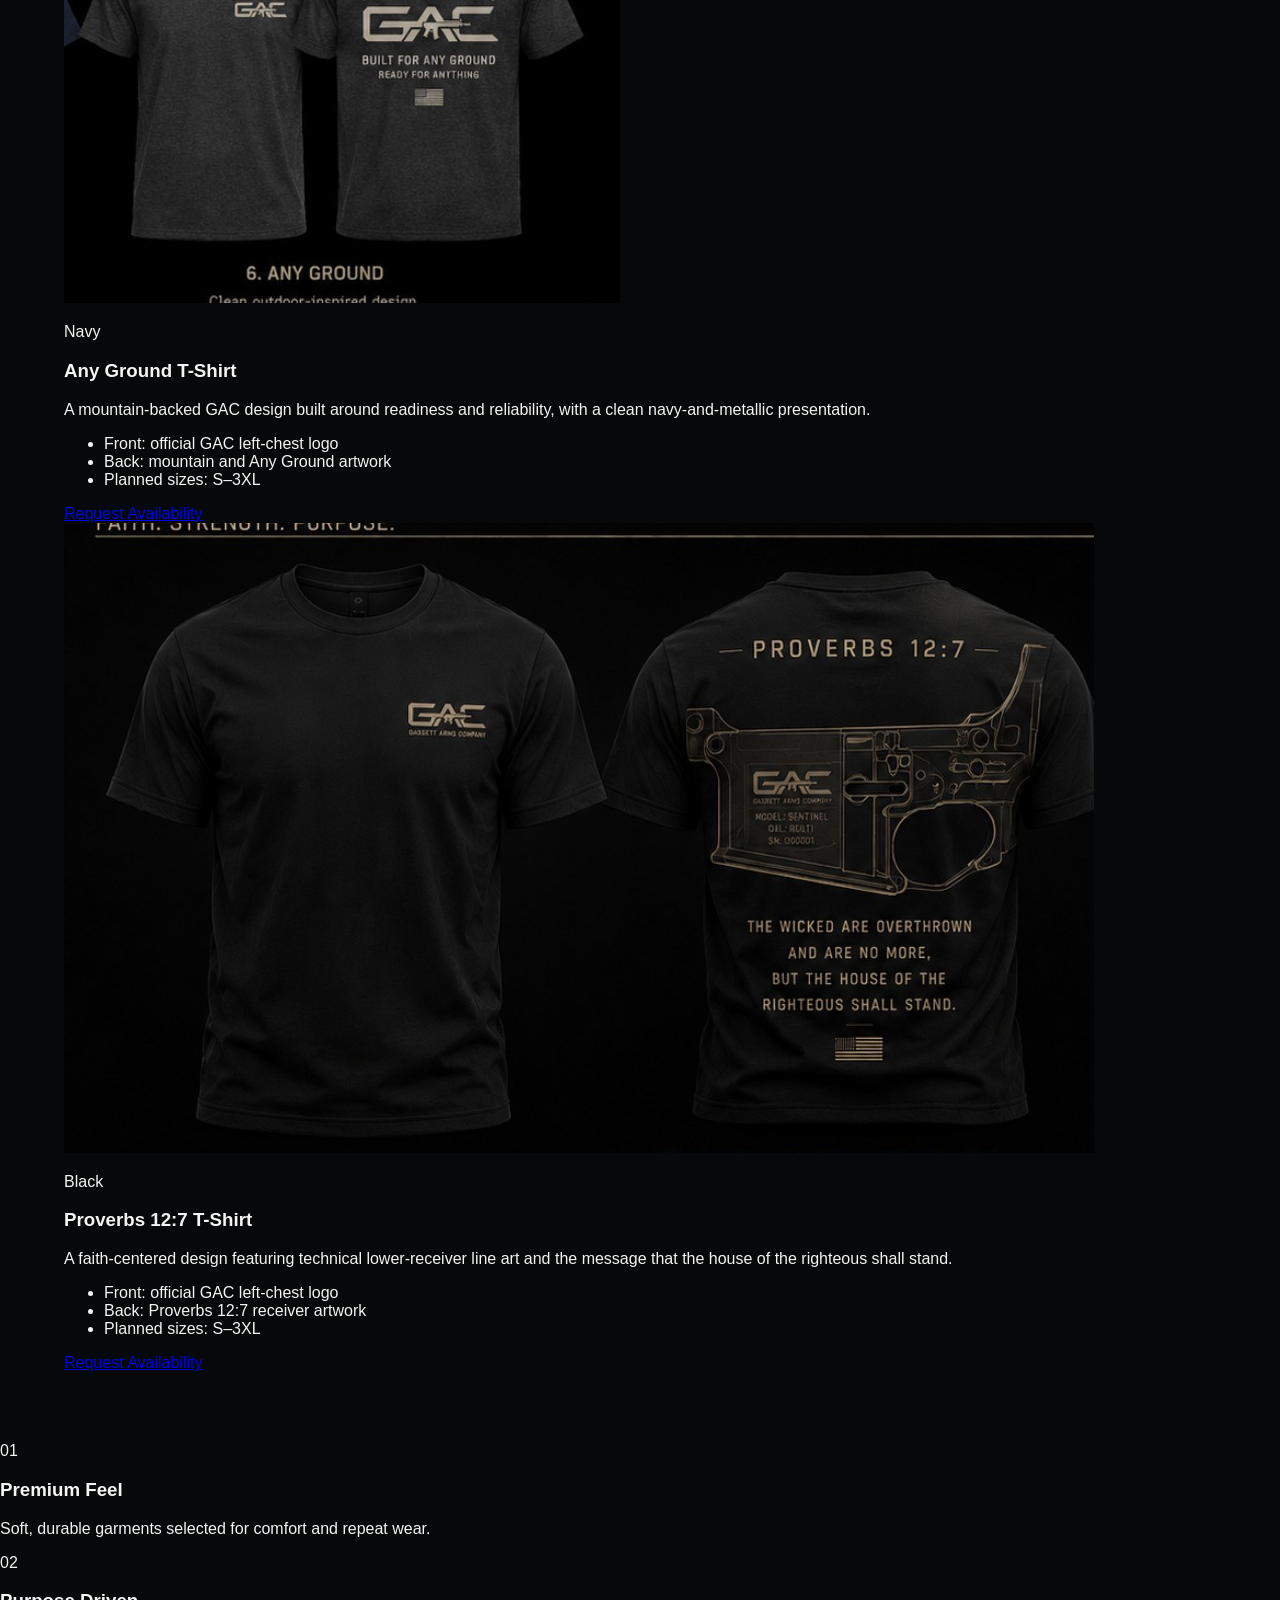
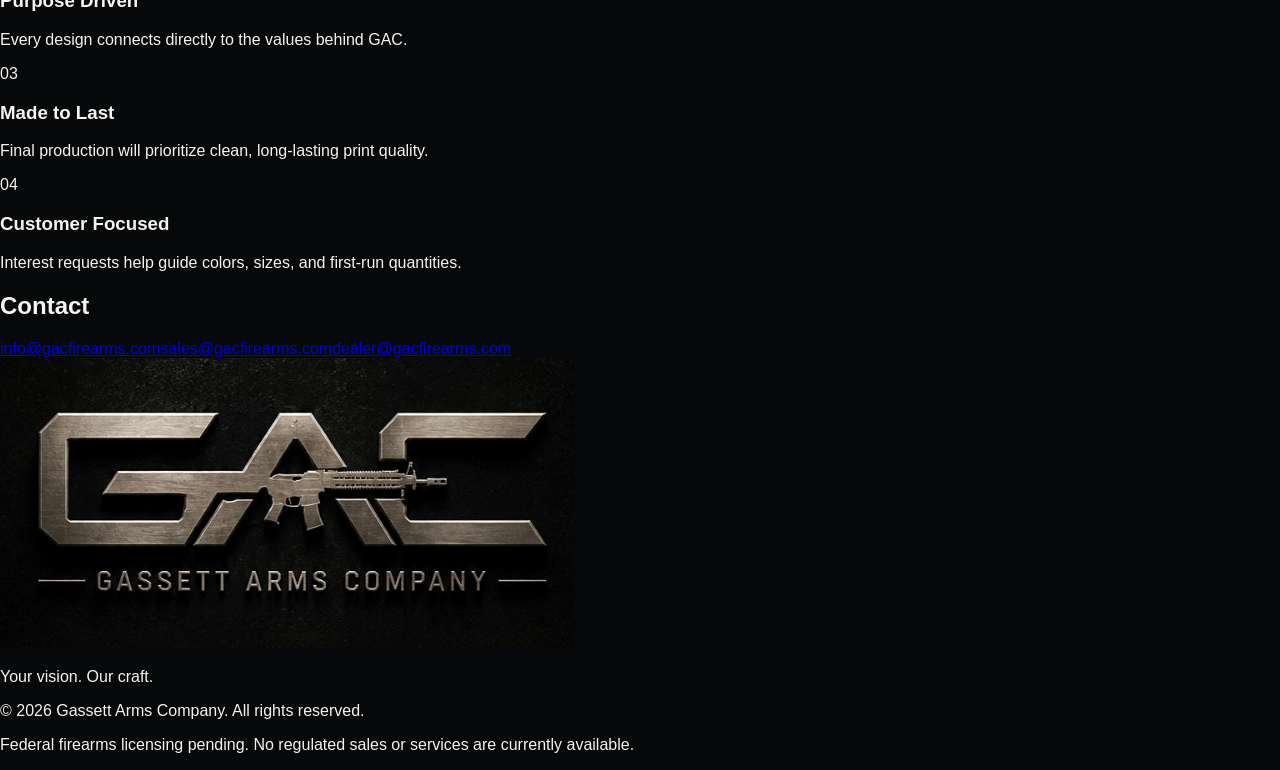
<file: apparel.html>
<!doctype html>
<html lang="en">
<head>
  <meta charset="utf-8" />
  <meta name="viewport" content="width=device-width, initial-scale=1" />
  <meta name="description" content="Gassett Arms Company custom apparel concepts — Flag Line, Any Ground, and Proverbs 12:7." />
  <meta name="theme-color" content="#050505" />
  <title>Custom Apparel | Gassett Arms Company</title>
  <link rel="icon" href="assets/gac-mark.png" type="image/png" />
  <link rel="stylesheet" href="styles.css" />
<script src="https://cdn.onesignal.com/sdks/web/v16/OneSignalSDK.page.js" defer></script>
<script>
  window.OneSignalDeferred = window.OneSignalDeferred || [];
  OneSignalDeferred.push(async function(OneSignal) {
    await OneSignal.init({ appId: "ea15f827-d569-4965-91b9-dec69c6de251" });
  });
</script></head>
<body>
  <a class="skip-link" href="#main">Skip to content</a>
  <header class="site-header" id="top">
    <div class="header-inner shell">
      <a class="brand" href="index.html" aria-label="Gassett Arms Company home">
        <img src="assets/gac-logo-banner.png" alt="Gassett Arms Company logo" />
      </a>
      <button class="menu-toggle" type="button" aria-expanded="false" aria-controls="site-nav">
        <span></span><span></span><span></span><span class="sr-only">Toggle navigation</span>
      </button>
      <nav class="site-nav" id="site-nav" aria-label="Primary navigation">
        <a href="index.html#about">About</a>
        <a href="index.html#services">Future Services</a>
        <a class="active-link" href="apparel.html">Apparel</a>
        <a href="index.html#values">Our Standard</a>
        <a href="index.html#status">Licensing</a>
        <a class="nav-cta" href="index.html#contact">Contact</a>
      </nav>
    </div>
  </header>

  <main id="main">
    <section class="apparel-hero">
      <div class="shell apparel-hero-grid">
        <div>
          <p class="eyebrow">GAC Apparel</p>
          <h1>Custom Apparel</h1>
          <p class="apparel-lead">Built on purpose. Worn with pride. These first three concepts pair the official GAC mark with designs centered on craftsmanship, readiness, and faith.</p>
          <a class="button button-primary" href="#collection">View the Collection</a>
        </div>
        <div class="apparel-badge">
          <img src="assets/gac-logo-banner.png" alt="GAC logo" />
          <p>Front-left chest logo. Full-back design.</p>
        </div>
      </div>
    </section>

    <section class="section apparel-section" id="collection">
      <div class="shell">
        <div class="apparel-heading">
          <div><p class="eyebrow">Launch Collection</p><h2>Three designs to start.</h2></div>
          <p>Concept apparel only. Availability, final pricing, garment brand, and print specifications will be confirmed before orders are accepted.</p>
        </div>

        <div class="product-grid">
          <article class="product-card">
            <div class="product-image"><img src="assets/flag-line.png" alt="Olive Flag Line GAC T-shirt, front and back" /></div>
            <div class="product-body">
              <p class="product-kicker">Olive</p>
              <h3>Flag Line T-Shirt</h3>
              <p>A vertical American flag treatment that hangs downward with the GAC logo integrated into the flag. Subtle, patriotic, and purpose driven.</p>
              <ul><li>Front: official GAC left-chest logo</li><li>Back: vertical flag and GAC treatment</li><li>Planned sizes: S–3XL</li></ul>
              <a class="button button-primary apparel-order" href="mailto:sales@gacfirearms.com?subject=Flag%20Line%20T-Shirt%20Interest">Request Availability</a>
            </div>
          </article>

          <article class="product-card">
            <div class="product-image"><img src="assets/any-ground.png" alt="Navy Any Ground GAC T-shirt, front and back" /></div>
            <div class="product-body">
              <p class="product-kicker">Navy</p>
              <h3>Any Ground T-Shirt</h3>
              <p>A mountain-backed GAC design built around readiness and reliability, with a clean navy-and-metallic presentation.</p>
              <ul><li>Front: official GAC left-chest logo</li><li>Back: mountain and Any Ground artwork</li><li>Planned sizes: S–3XL</li></ul>
              <a class="button button-primary apparel-order" href="mailto:sales@gacfirearms.com?subject=Any%20Ground%20T-Shirt%20Interest">Request Availability</a>
            </div>
          </article>

          <article class="product-card">
            <div class="product-image product-image-wide"><img src="assets/proverbs-12-7.png" alt="Black Proverbs 12:7 GAC T-shirt, front and back" /></div>
            <div class="product-body">
              <p class="product-kicker">Black</p>
              <h3>Proverbs 12:7 T-Shirt</h3>
              <p>A faith-centered design featuring technical lower-receiver line art and the message that the house of the righteous shall stand.</p>
              <ul><li>Front: official GAC left-chest logo</li><li>Back: Proverbs 12:7 receiver artwork</li><li>Planned sizes: S–3XL</li></ul>
              <a class="button button-primary apparel-order" href="mailto:sales@gacfirearms.com?subject=Proverbs%2012%3A7%20T-Shirt%20Interest">Request Availability</a>
            </div>
          </article>
        </div>
      </div>
    </section>

    <section class="apparel-details">
      <div class="shell apparel-detail-grid">
        <div><span>01</span><h3>Premium Feel</h3><p>Soft, durable garments selected for comfort and repeat wear.</p></div>
        <div><span>02</span><h3>Purpose Driven</h3><p>Every design connects directly to the values behind GAC.</p></div>
        <div><span>03</span><h3>Made to Last</h3><p>Final production will prioritize clean, long-lasting print quality.</p></div>
        <div><span>04</span><h3>Customer Focused</h3><p>Interest requests help guide colors, sizes, and first-run quantities.</p></div>
      </div>
    </section>
  </main>

  <footer class="site-footer">
    <div class="shell footer-grid">
      <div class="footer-contact"><h2>Contact</h2><a href="mailto:info@gacfirearms.com">info@gacfirearms.com</a><a href="mailto:sales@gacfirearms.com">sales@gacfirearms.com</a><a href="mailto:dealer@gacfirearms.com">dealer@gacfirearms.com</a></div>
      <img src="assets/gac-logo-banner.png" alt="Gassett Arms Company" />
      <div class="footer-legal"><p class="gold">Your vision. Our craft.</p><p>© <span id="year"></span> Gassett Arms Company. All rights reserved.</p><p>Federal firearms licensing pending. No regulated sales or services are currently available.</p></div>
    </div>
  </footer>
  <script src="script.js"></script>
</body>
</html>
</file>
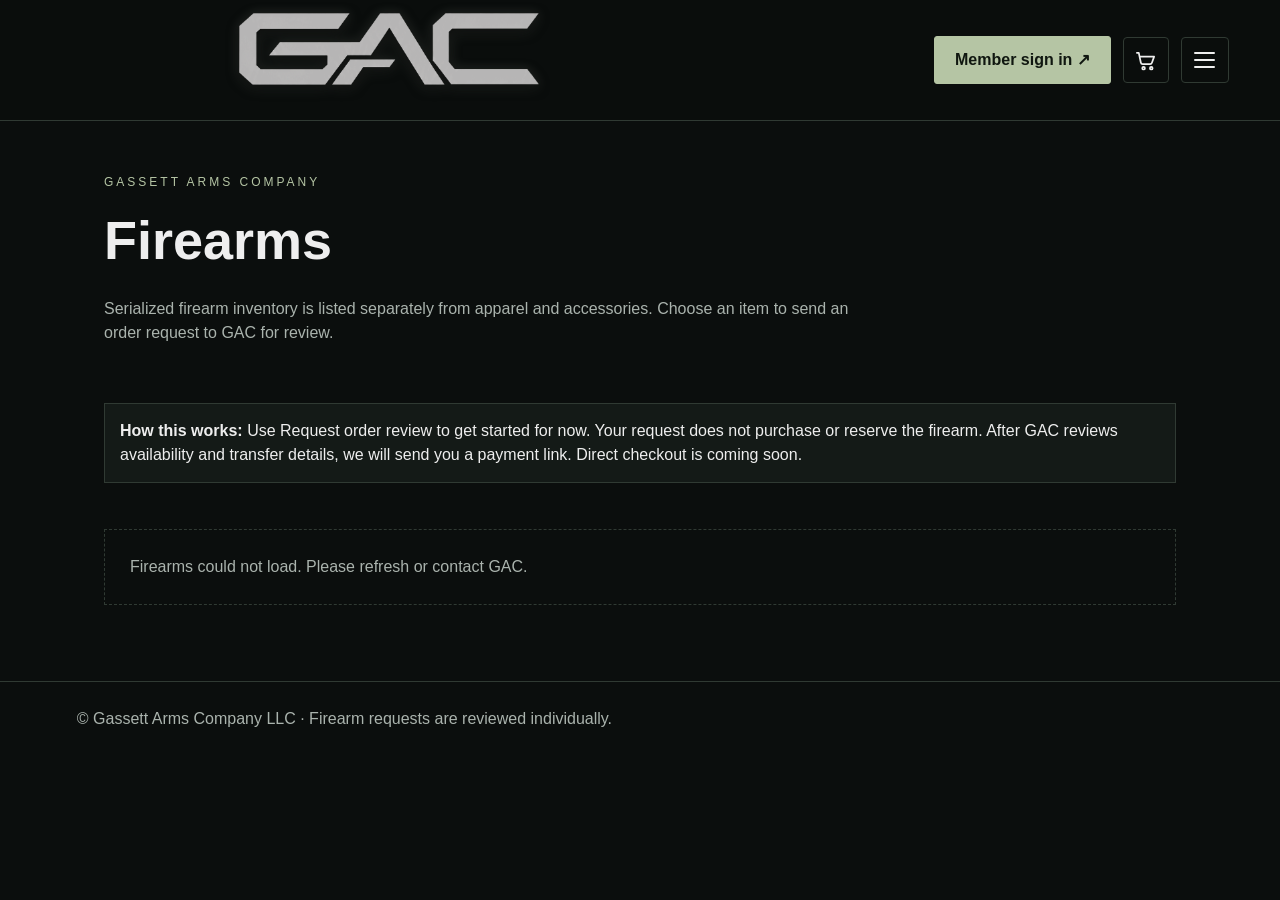
<file: firearms.html>
<!doctype html>
<html lang="en">
<head>
  <meta charset="utf-8"><meta name="viewport" content="width=device-width,initial-scale=1">
  <meta name="description" content="Browse serialized firearms available from Gassett Arms Company. Submit a separate firearm order request for GAC review.">
  <meta name="theme-color" content="#0b0e0d"><meta name="gac-deploy-marker" content="20261027-shared-firearms-masthead"><title>Firearms | Gassett Arms Company</title>
  <link rel="icon" href="assets/gac-mark.png" type="image/png">
  <style>
    :root{color-scheme:dark;--bg:#0b0e0d;--panel:#141a17;--line:#303a33;--green:#b5c5a4;--muted:#aab3ad}
    *{box-sizing:border-box}body{margin:0;background:var(--bg);color:#eee;font:16px Arial,sans-serif;line-height:1.5}a{color:inherit;text-decoration:none}button,input,select,textarea{font:inherit}
    header.main-masthead{display:flex;flex-direction:column;gap:12px;padding:12px 6% 22px;border-bottom:1px solid var(--line)}.main-masthead .main-brand{display:block;width:min(100%,1100px);line-height:0;margin:auto}.main-masthead .main-brand img{display:block;width:100%;height:auto;max-height:none;object-fit:contain;aspect-ratio:3/1;mask-image:linear-gradient(to bottom,#000 85%,transparent)}header.main-masthead nav{margin:0;justify-content:center;gap:28px;display:flex;align-items:center;flex-wrap:wrap}.main-masthead nav .member-access-link{display:inline-block;background:var(--green);color:#101710;padding:13px 20px;border:1px solid var(--green);border-radius:3px;font-weight:600;line-height:1.2}.main-masthead nav .member-access-link:hover{background:#c7d5ba;border-color:#c7d5ba}
    main{max-width:1200px;margin:auto;padding:0 5%}.intro{padding:52px 0 26px}.eyebrow{color:var(--green);letter-spacing:3px;text-transform:uppercase;font-size:12px}.intro h1{font-size:clamp(32px,5vw,54px);margin:9px 0}.intro p{max-width:760px;color:var(--muted)}
    .notice{border:1px solid var(--line);background:var(--panel);padding:15px;margin:16px 0 30px}.grid{display:grid;grid-template-columns:repeat(auto-fill,minmax(270px,1fr));gap:20px;padding-bottom:60px}.card{border:1px solid var(--line);background:var(--panel);padding:22px;display:flex;flex-direction:column;min-height:310px}.card h2{font-size:22px;margin:4px 0}.card .price{font-size:20px;color:var(--green);font-weight:700;margin:8px 0}.meta{color:var(--muted);font-size:14px}.card button,.primary{margin-top:auto;background:var(--green);border:0;color:#101710;padding:13px 18px;font-weight:700;cursor:pointer}.empty{grid-column:1/-1;padding:25px;border:1px dashed var(--line);color:var(--muted)}
    footer{border-top:1px solid var(--line);padding:25px 6%;color:var(--muted)}dialog{width:min(640px,calc(100% - 24px));max-height:90vh;overflow:auto;background:#111714;color:#eee;border:1px solid var(--line);padding:26px}dialog::backdrop{background:#000b}.card .photo-preview{display:block;width:100%;padding:0;margin:0 0 14px;background:#080d09;border:1px solid #303a33;cursor:zoom-in}.card .photo-preview img{display:block;width:100%;height:220px;object-fit:contain}.photo-viewer{width:min(1100px,calc(100% - 24px));max-height:94vh;padding:18px;background:#0b0e0d;border:1px solid var(--line);border-radius:6px}.photo-viewer img{display:block;max-width:100%;max-height:calc(94vh - 80px);object-fit:contain;margin:auto}.photo-viewer .photo-close{display:block;margin:0 0 12px auto;background:transparent;color:#eee;border:1px solid var(--line);padding:8px 14px;cursor:pointer}label{display:block;font-weight:600;margin:13px 0 5px}input,select{width:100%;padding:11px;background:#080d09;color:#eee;border:1px solid #49544c}fieldset{border:1px solid var(--line);margin:16px 0;padding:10px 16px}fieldset label{display:grid;grid-template-columns:1.2em minmax(0,1fr);align-items:start;gap:10px;font-weight:400;margin:12px 0}fieldset label input[type=radio]{width:auto;margin:5px 0 0}.check{display:grid;grid-template-columns:1.2em minmax(0,1fr);gap:10px;align-items:start;font-weight:400}.check input{width:auto;margin:5px 0 0}.dialog-actions{align-items:stretch}.dialog-actions button{min-height:48px}.dialog-actions .primary{margin-top:0}.dialog-actions .secondary{margin-top:0}@media(max-width:520px){.dialog-actions{flex-direction:column}.dialog-actions button{width:100%}}textarea{width:100%;min-height:80px;padding:10px;background:#080d09;color:#eee;border:1px solid #49544c}.dialog-actions{display:flex;gap:12px;flex-wrap:wrap;margin-top:18px}.secondary{background:transparent;color:#eee;border:1px solid var(--line);padding:12px 18px;cursor:pointer}.status{min-height:28px;color:var(--green)}
    @media(max-width:800px){header.main-masthead{padding:10px 4% 18px;gap:8px}header.main-masthead nav{gap:16px}.main-masthead .main-brand img{width:100%;max-height:none}}@media(max-width:700px){.grid{grid-template-columns:1fr}}
  header.main-masthead{position:sticky;top:0;z-index:50;display:flex;flex-direction:row;justify-content:space-between;align-items:center;gap:20px;padding:10px clamp(16px,4vw,56px);background:rgba(11,14,13,.96);backdrop-filter:blur(12px);border-bottom:1px solid var(--line)}.main-masthead .main-brand{display:block;flex:0 1 300px;width:min(38vw,300px);line-height:0;aspect-ratio:3/1;overflow:visible}.main-masthead .main-brand img{display:block;width:100%;height:100%;max-height:78px;object-fit:contain;aspect-ratio:auto;mask-image:none;mix-blend-mode:normal;filter:drop-shadow(0 3px 6px rgba(0,0,0,.7)) drop-shadow(0 0 5px rgba(220,232,214,.16))}.header-actions{display:flex;align-items:center;gap:12px;margin-left:auto}.main-masthead .member-signin{display:inline-block;background:var(--green);color:#101710;padding:13px 20px;border:1px solid var(--green);border-radius:3px;font-weight:600;line-height:1.2;white-space:nowrap}.cart-top{position:relative;display:grid;place-items:center;width:46px;height:46px;padding:0;overflow:visible;color:#eee;background:transparent;border:1px solid var(--line);border-radius:4px}.cart-icon{display:block;width:23px;height:23px;fill:none;stroke:currentColor;stroke-width:1.8;stroke-linecap:round;stroke-linejoin:round}.cart-count{position:absolute;top:-6px;right:-6px;z-index:2;display:grid;place-items:center;min-width:21px;height:21px;padding:0 5px;border:2px solid var(--bg);border-radius:999px;background:#b5c5a4;color:#111;font-size:11px;font-weight:700;line-height:1}.cart-count[hidden]{display:none}.site-menu{position:relative}.site-menu>summary{list-style:none;display:grid;place-items:center;width:48px;height:46px;cursor:pointer;border:1px solid var(--line);border-radius:4px;color:#eee}.site-menu>summary::-webkit-details-marker{display:none}.menu-icon{display:grid;gap:5px;width:21px}.menu-icon i{display:block;height:2px;width:21px;background:currentColor;border-radius:2px}header.main-masthead .site-menu nav{display:none;position:absolute;top:calc(100% + 12px);right:0;gap:0;width:min(280px,85vw);padding:8px;background:#111915;border:1px solid #46544a;border-radius:8px;box-shadow:0 18px 48px #000b;z-index:2}header.main-masthead .site-menu[open] nav{display:grid}header.main-masthead .site-menu nav a{display:block;padding:14px 16px;color:#edf1e9;border-bottom:1px solid #27332c}header.main-masthead .site-menu nav a:last-child{border-bottom:0}header.main-masthead .site-menu nav a:hover{background:#1c2921;color:#d0dfc5}@media(max-width:700px){header.main-masthead{gap:8px;padding:9px 4%}.main-masthead .main-brand{flex:0 1 32vw;width:32vw;max-width:150px}.main-masthead .main-brand img{max-height:52px}.header-actions{gap:6px}.main-masthead .member-signin{font-size:clamp(10px,3vw,13px);padding:9px 7px}.cart-top{width:42px;height:42px}.site-menu>summary{width:42px;height:42px}}</style>
<script src="https://cdn.onesignal.com/sdks/web/v16/OneSignalSDK.page.js" defer></script>
<script>
  window.OneSignalDeferred = window.OneSignalDeferred || [];
  OneSignalDeferred.push(async function(OneSignal) {
    await OneSignal.init({ appId: "ea15f827-d569-4965-91b9-dec69c6de251" });
  });
</script></head>
<body>
  <header class="main-masthead"><a class="main-brand" href="index.html#home" aria-label="Gassett Arms Company home"><img src="assets/gac-mark-transparent.svg" width="896" height="213" alt="Silver GAC emblem" fetchpriority="high"></a><div class="header-actions"><a href="/account" class="btn member-signin">Member sign in ↗</a><a id="firearmsCartLink" href="index.html#merch" class="ghost cart-top" aria-label="Go to merchandise and cart"><svg class="cart-icon" viewBox="0 0 24 24" aria-hidden="true" focusable="false"><path d="M3 4h2l2.1 10.1a2 2 0 0 0 2 1.6h7.7a2 2 0 0 0 1.9-1.4L21 8H6"/><circle cx="10" cy="20" r="1.4"/><circle cx="18" cy="20" r="1.4"/></svg><span id="firearmsCartCount" class="cart-count" aria-live="polite" aria-atomic="true" hidden>0</span></a><details class="site-menu"><summary aria-label="Open site menu" title="Menu"><span class="menu-icon" aria-hidden="true"><i></i><i></i><i></i></span></summary><nav aria-label="Main menu"><a href="index.html#home">Home</a><a href="index.html#rifle">GAC AR</a><a href="firearms.html" aria-current="page">Firearms</a><a href="index.html#merch">Merchandise</a></nav></details></div></header>
  <main>
    <section class="intro"><div class="eyebrow">Gassett Arms Company</div><h1>Firearms</h1><p>Serialized firearm inventory is listed separately from apparel and accessories. Choose an item to send an order request to GAC for review.</p></section>
    <p class="notice"><strong>How this works:</strong> Use Request order review to get started for now. Your request does not purchase or reserve the firearm. After GAC reviews availability and transfer details, we will send you a payment link. Direct checkout is coming soon.</p>
    <section id="firearmProducts" class="grid" aria-live="polite"><p class="empty">Loading firearms…</p></section>
  </main>
  <dialog id="firearmOrderDialog" aria-labelledby="orderTitle">
    <h2 id="orderTitle">Request firearm order review</h2><p id="selectedFirearm" class="meta"></p>
    <p class="notice">This is a request only. No payment is taken and inventory is not reserved. GAC will contact you to review the transfer and next steps.</p>
    <form id="firearmOrderForm">
      <label for="buyerName">Full name</label><input id="buyerName" name="name" autocomplete="name" required maxlength="120">
      <label for="buyerEmail">Email</label><input id="buyerEmail" name="email" type="email" autocomplete="email" required maxlength="254">
      <label for="buyerPhone">Phone</label><input id="buyerPhone" name="phone" type="tel" autocomplete="tel" maxlength="40">
      <label for="buyerState">State where you reside</label><input id="buyerState" name="state" autocomplete="address-level1" required pattern="[A-Za-z]{2}" maxlength="2" placeholder="GA">
      <fieldset><legend>Preferred transfer arrangement</legend>
        <label><input type="radio" name="transferMethod" value="local_pickup" required><span>Pickup request at GAC in Georgia</span></label>
        <label><input type="radio" name="transferMethod" value="destination_ffl" required><span>Transfer through another FFL</span></label>
      </fieldset>
      <div id="destinationFflFields" hidden>
        <label for="fflName">Destination FFL business name</label><input id="fflName" maxlength="160">
        <label for="fflCity">FFL city</label><input id="fflCity" maxlength="100">
        <label for="fflState">FFL state</label><input id="fflState" pattern="[A-Za-z]{2}" maxlength="2" placeholder="GA">
        <label for="fflPhone">FFL phone</label><input id="fflPhone" type="tel" maxlength="40">
        <label for="fflEmail">FFL email</label><input id="fflEmail" type="email" maxlength="254">
      </div>
      <label class="check"><input id="buyerEligible" type="checkbox" required><span>I believe I am legally eligible to purchase this firearm, subject to GAC’s review and all required checks.</span></label>
      <label class="check"><input id="buyerUnderstands" type="checkbox" required><span>I understand this request is not a sale, payment, reservation, or approval to receive a firearm.</span></label>
      <div class="dialog-actions"><button class="primary" type="submit">Send request to GAC</button><button id="closeOrder" class="secondary" type="button">Cancel</button></div>
      <p id="orderStatus" class="status" role="status" aria-live="polite"></p>
    </form>
  </dialog>
  <dialog id="firearmPhotoViewer" class="photo-viewer" aria-label="Larger firearm photo"><button id="closePhotoViewer" class="photo-close" type="button" autofocus>Close photo</button><img id="firearmPhotoLarge" alt=""></dialog>
  <footer>© Gassett Arms Company LLC · Firearm requests are reviewed individually.</footer>
  <script type="module" src="firearms-store.mjs?v=20261019-3"></script>
<script>(()=>{const badge=document.getElementById('firearmsCartCount'),link=document.getElementById('firearmsCartLink');function refresh(){let n=0;try{n=JSON.parse(localStorage.getItem('gac-merch-cart-v1')||'[]').reduce((sum,item)=>sum+Math.max(0,Number(item.quantity)||0),0)}catch{}badge.textContent=String(n);badge.hidden=n<1;link.setAttribute('aria-label',n?('Go to merchandise and cart, '+n+' items'):'Go to merchandise and cart')}refresh();addEventListener('storage',refresh)})();</script></body>
</html>
</file>
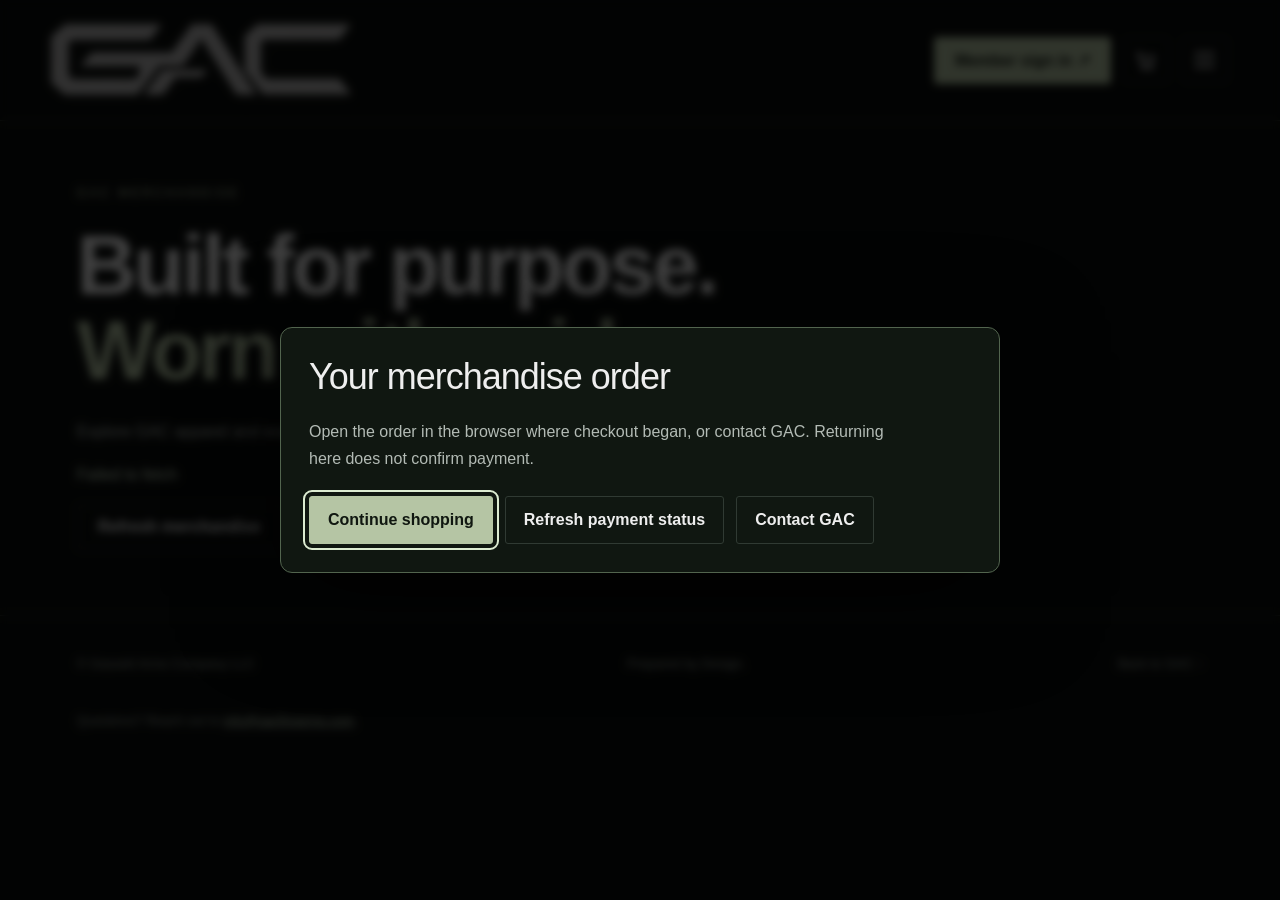
<file: merch-cancel.html>
<!doctype html><html lang="en"><meta charset="utf-8"><meta name="viewport" content="width=device-width,initial-scale=1"><title>Return to GAC</title><body style="background:#090e0b;color:#eee;font:18px Arial;padding:40px"><p>Returning to your merchandise order…</p><a style="color:#bfd4b8" href="/?merch_return=1#merch">Continue to GAC</a><script>const id=new URLSearchParams(location.search).get("order");location.replace("/?"+(/^[a-f0-9-]{36}$/i.test(id||"")?"merch_order="+encodeURIComponent(id):"merch_return=1")+"&cancelled=1"+"#merch")</script></body></html>
</file>
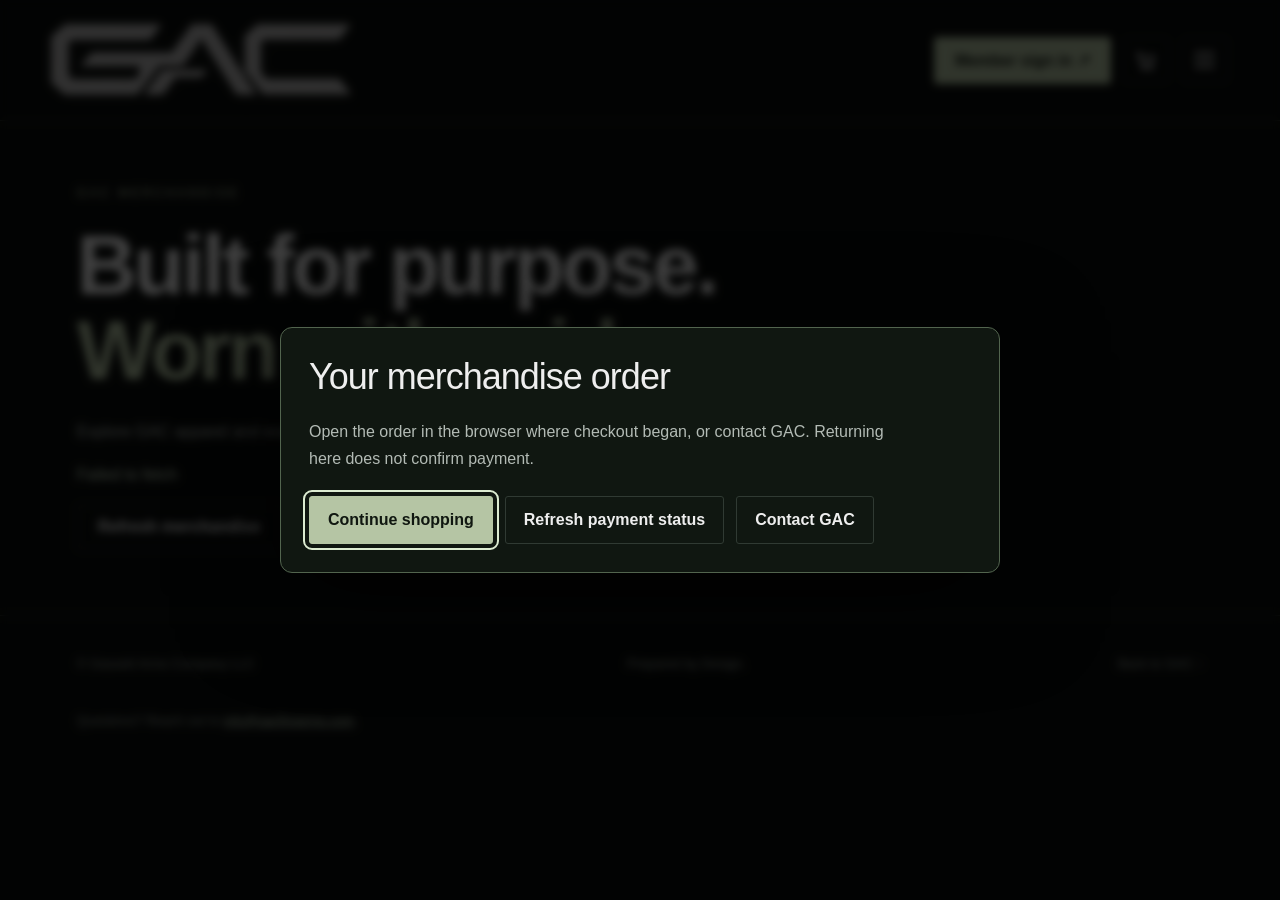
<file: merch-return.html>
<!doctype html><html lang="en"><meta charset="utf-8"><meta name="viewport" content="width=device-width,initial-scale=1"><title>Return to GAC</title><body style="background:#090e0b;color:#eee;font:18px Arial;padding:40px"><p>Returning to your merchandise order…</p><a style="color:#bfd4b8" href="/?merch_return=1#merch">Continue to GAC</a><script>const id=new URLSearchParams(location.search).get("order");location.replace("/?"+(/^[a-f0-9-]{36}$/i.test(id||"")?"merch_order="+encodeURIComponent(id):"merch_return=1")+"#merch")</script></body></html>
</file>
<file: gac-app-prototype/styles.css>
:root{--bg:#07090a;--panel:#101417;--panel2:#171c20;--line:#293138;--text:#f5f7f8;--muted:#95a0a8;--accent:#d1b16b;--accent2:#9a7d43;--silver:#d7d9dc;--danger:#ff765f}*{box-sizing:border-box}html{scroll-behavior:smooth}body{margin:0;background:var(--bg);color:var(--text);font-family:Inter,Arial,sans-serif;background-image:radial-gradient(circle at 70% 8%,rgba(255,255,255,.035),transparent 28%)}.topbar{height:84px;padding:0 5vw;border-bottom:1px solid var(--line);display:flex;align-items:center;justify-content:space-between;position:sticky;top:0;background:rgba(7,9,10,.94);backdrop-filter:blur(14px);z-index:20}.brand{display:flex;align-items:center;gap:16px;background:none;border:0;color:inherit;cursor:pointer}.brand-logo{width:164px;height:58px;object-fit:contain;object-position:left center;filter:drop-shadow(0 3px 12px rgba(255,255,255,.06))}.brand-copy{font-size:10px;color:var(--muted);text-transform:uppercase;letter-spacing:1.5px}.desktop-nav{display:flex;gap:8px}.desktop-nav button,.mobile-nav button{background:none;border:0;color:var(--muted);padding:12px 15px;cursor:pointer;font-weight:600}.desktop-nav button:hover,.mobile-nav button:hover{color:var(--text)}button{font:inherit}.outline-btn,.secondary-btn,.small-btn{border:1px solid var(--line);background:transparent;color:var(--text);border-radius:8px;padding:12px 16px;cursor:pointer;transition:.18s}.outline-btn:hover,.secondary-btn:hover,.small-btn:hover{border-color:#65717a;background:#151a1e}.primary-btn{border:0;background:var(--accent);color:#0a0c0d;border-radius:8px;padding:13px 19px;font-weight:800;cursor:pointer;transition:.18s}.primary-btn:hover{filter:brightness(1.06);transform:translateY(-1px)}.view{display:none;min-height:calc(100vh - 84px)}.view.active{display:block}.hero{min-height:690px;display:grid;grid-template-columns:1fr 1fr;align-items:center;gap:6vw;padding:64px 7vw;background:radial-gradient(circle at 80% 25%,rgba(209,177,107,.09),transparent 30%)}.hero-logo{width:min(460px,90%);height:170px;object-fit:contain;object-position:left center;margin:0 0 10px;filter:drop-shadow(0 14px 40px rgba(0,0,0,.5))}.eyebrow{color:var(--accent);font-size:11px;font-weight:800;letter-spacing:1.8px;margin:0 0 12px}.hero h1,.page-head h1{font-size:clamp(42px,6vw,80px);line-height:.96;letter-spacing:-4px;margin:0}.hero h1 span{color:var(--accent)}.hero-text{font-size:18px;color:var(--muted);max-width:620px;line-height:1.7}.hero-actions{display:flex;gap:12px;margin:28px 0}.compliance-note{font-size:11px;line-height:1.6;color:#69737b;max-width:590px}.hero-panel{border:1px solid var(--line);background:linear-gradient(145deg,var(--panel2),#0b0e10);border-radius:18px;padding:22px;box-shadow:0 30px 80px rgba(0,0,0,.45)}.panel-label{font-size:10px;letter-spacing:1.4px;color:var(--muted)}.hero-builder-preview{height:340px;display:grid;place-items:center}.featured-meta{border-top:1px solid var(--line);padding-top:18px;display:flex;justify-content:space-between;align-items:center}.featured-meta div{display:flex;flex-direction:column;gap:5px}.featured-meta span{color:var(--muted);font-size:13px}.content-section,.page-head,.toolbar,.catalog-grid,.saved-grid{padding-left:7vw;padding-right:7vw}.content-section{padding-top:70px;padding-bottom:90px}.section-heading h2,.parts-panel h2{margin:0;font-size:30px}.feature-grid{display:grid;grid-template-columns:repeat(3,1fr);gap:16px;margin-top:30px}.feature-card{padding:28px;text-align:left;border:1px solid var(--line);background:var(--panel);color:var(--text);border-radius:14px;cursor:pointer;transition:.2s}.feature-card:hover{border-color:#59636b;transform:translateY(-2px)}.feature-card .icon{font-size:30px;color:var(--accent)}.feature-card h3{font-size:21px;margin-bottom:8px}.feature-card p{color:var(--muted);line-height:1.6}.page-head{padding-top:60px;padding-bottom:30px;display:flex;justify-content:space-between;align-items:end}.page-head h1{font-size:clamp(40px,5vw,68px)}.page-head p:not(.eyebrow){color:var(--muted)}.toolbar{display:grid;grid-template-columns:2fr 1fr 1fr;gap:12px;padding-bottom:24px}.toolbar input,.toolbar select,.builder-sidebar select,.dialog-card input,.dialog-card textarea{width:100%;background:var(--panel);color:var(--text);border:1px solid var(--line);border-radius:8px;padding:13px}.catalog-grid{display:grid;grid-template-columns:repeat(3,1fr);gap:16px;padding-bottom:90px}.catalog-card{border:1px solid var(--line);background:var(--panel);border-radius:13px;overflow:hidden}.catalog-visual{height:190px;background:linear-gradient(135deg,#20262a,#0c0f11);display:grid;place-items:center;padding:16px}.catalog-body{padding:20px}.catalog-body h3{margin:0 0 7px}.catalog-body p{color:var(--muted);font-size:13px}.spec-row{display:flex;justify-content:space-between;border-top:1px solid var(--line);padding:10px 0;font-size:13px}.spec-row span{color:var(--muted)}.builder-head{padding-bottom:24px}.builder-layout{display:grid;grid-template-columns:230px minmax(460px,1fr) 390px;border-top:1px solid var(--line);min-height:720px}.builder-sidebar,.parts-panel{padding:22px;border-right:1px solid var(--line);background:#0b0e10}.parts-panel{border-left:1px solid var(--line);border-right:0}.builder-sidebar label{font-size:12px;color:var(--muted);display:block;margin-bottom:8px}.sidebar-note{font-size:11px;color:#6f7a82;line-height:1.55;margin:14px 0 0}.category-buttons{display:flex;flex-direction:column;gap:8px;margin-top:24px}.category-buttons button{border:1px solid transparent;background:transparent;color:var(--muted);text-align:left;padding:12px;border-radius:7px;cursor:pointer}.category-buttons button.active{background:var(--panel2);color:var(--text);border-color:var(--line);box-shadow:inset 3px 0 0 var(--accent)}.build-stage{padding:24px;display:flex;flex-direction:column;background:radial-gradient(circle at 50% 45%,rgba(209,177,107,.06),transparent 44%)}.stage-top{display:flex;justify-content:space-between;color:var(--muted);font-size:12px}.status-badge{background:#20272b;border:1px solid var(--line);padding:7px 10px;border-radius:99px}.visual-stage{flex:1;min-height:500px;display:grid;place-items:center;overflow:hidden}.build-preview-wrap{width:100%;text-align:center}.build-preview{width:min(100%,850px);margin:0 auto}.preview-caption{display:flex;justify-content:center;gap:9px;flex-wrap:wrap;margin-top:16px}.selected-chips{display:flex;flex-wrap:wrap;gap:8px;justify-content:center;margin-top:18px}.chip{background:var(--panel2);border:1px solid var(--line);padding:8px 10px;border-radius:99px;font-size:11px;color:#c7ced3}.build-summary{border-top:1px solid var(--line);padding-top:20px;display:flex;justify-content:space-between;align-items:center}.build-summary div{display:flex;flex-direction:column}.build-summary span{font-size:12px;color:var(--muted)}.build-summary strong{font-size:30px}.parts-list{display:flex;flex-direction:column;gap:12px;margin-top:20px;max-height:620px;overflow:auto;padding-right:4px}.part-card{border:1px solid var(--line);background:var(--panel);padding:12px;border-radius:10px;display:grid;grid-template-columns:92px 1fr;gap:12px;cursor:pointer;transition:.18s}.part-card:hover{border-color:#56616a}.part-card.selected{border-color:var(--accent);box-shadow:0 0 0 1px rgba(209,177,107,.2)}.part-thumb{height:82px;border-radius:8px;background:linear-gradient(145deg,#22292e,#0b0e10);display:grid;place-items:center;overflow:hidden}.part-info h3{font-size:13px;margin:0 0 5px;line-height:1.3}.part-info p{font-size:11px;color:var(--muted);margin:0 0 8px;line-height:1.45}.part-row{display:flex;justify-content:space-between;align-items:center}.part-card button{padding:7px 9px;font-size:11px}.saved-grid{display:grid;grid-template-columns:repeat(3,1fr);gap:16px;padding-bottom:90px}.saved-card{background:var(--panel);border:1px solid var(--line);border-radius:12px;padding:20px}.saved-card h3{margin-top:0}.saved-card p{color:var(--muted);font-size:13px}.saved-actions{display:flex;gap:8px;margin-top:18px}.mobile-nav{display:none}dialog{border:1px solid var(--line);border-radius:14px;background:var(--panel);color:var(--text);width:min(560px,92vw)}dialog::backdrop{background:rgba(0,0,0,.75)}.dialog-card{display:flex;flex-direction:column;gap:13px}.dialog-card h2{margin:0}.dialog-card p{color:var(--muted);line-height:1.5}.dialog-card label{font-size:12px;color:var(--muted)}.dialog-card input,.dialog-card textarea{margin-top:6px}.dialog-card textarea{height:100px;resize:vertical}.dialog-close{align-self:flex-end;background:none;border:0;color:var(--text);font-size:28px;cursor:pointer}#quoteOutput{white-space:pre-wrap;background:#090b0c;padding:12px;border-radius:8px;display:none;font-size:12px}.gun-svg{width:100%;height:auto;filter:drop-shadow(0 24px 22px rgba(0,0,0,.52))}.gun-svg .metal{fill:#4f565b}.gun-svg .dark{fill:#252a2e}.gun-svg .detail{fill:#7a8287}.gun-svg .accent-fill{fill:var(--accent)}.gun-svg .stroke{stroke:#899197;stroke-width:2;fill:none}.gun-svg .slot{fill:#0a0c0d}.gun-svg .finish{transition:fill .2s}.gun-svg[data-finish="graphite"] .finish{fill:#6a7075}.gun-svg[data-finish="black"] .finish{fill:#33383c}.mini-svg{width:86%;height:86%;filter:drop-shadow(0 8px 9px rgba(0,0,0,.35))}@media(max-width:1100px){.hero{grid-template-columns:1fr}.catalog-grid,.saved-grid{grid-template-columns:repeat(2,1fr)}.builder-layout{grid-template-columns:200px 1fr}.parts-panel{grid-column:1/-1;border-top:1px solid var(--line);border-left:0}.parts-list{display:grid;grid-template-columns:repeat(2,1fr);max-height:none}}@media(max-width:700px){.topbar{padding:0 18px;height:70px}.brand-logo{width:130px;height:48px}.brand-copy,.desktop-nav,.topbar>.outline-btn{display:none}.view{min-height:calc(100vh - 128px)}.hero{padding:38px 20px 80px;min-height:auto}.hero-logo{height:120px}.hero h1,.page-head h1{letter-spacing:-2px}.hero-panel{padding:16px}.hero-builder-preview{height:250px}.content-section,.page-head,.toolbar,.catalog-grid,.saved-grid{padding-left:20px;padding-right:20px}.feature-grid,.catalog-grid,.saved-grid,.toolbar{grid-template-columns:1fr}.builder-layout{grid-template-columns:1fr}.builder-sidebar{border-right:0;border-bottom:1px solid var(--line)}.category-buttons{flex-direction:row;overflow:auto}.category-buttons button{white-space:nowrap}.build-stage{padding:18px}.visual-stage{min-height:340px}.parts-list{grid-template-columns:1fr}.parts-panel{padding-bottom:90px}.mobile-nav{position:fixed;bottom:0;left:0;right:0;height:58px;display:flex;justify-content:space-around;align-items:center;background:rgba(14,17,19,.97);border-top:1px solid var(--line);z-index:30}.mobile-nav button{font-size:12px;padding:10px}.page-head{padding-top:36px}.builder-head{align-items:start;gap:15px}.builder-head .outline-btn{font-size:12px;padding:10px}.part-card{grid-template-columns:82px 1fr}}
</file>
<file: styles.css>
:root{--bg:#070809;--panel:#101214;--panel2:#16191c;--line:#2b2e31;--text:#f4f4f2;--muted:#9ca1a4;--accent:#d7d7d2;--silver:#c9cbcc;--green:#205c43}*{box-sizing:border-box}html{scroll-behavior:smooth}body{margin:0;background:var(--bg);color:var(--text);font-family:Inter,Arial,sans-serif}button,input,textarea{font:inherit}.topbar{height:74px;display:flex;align-items:center;gap:24px;padding:0 3vw;border-bottom:1px solid #24272a;background:rgba(5,6,7,.96);position:sticky;top:0;z-index:20}.brand{display:flex;align-items:center;gap:12px;background:none;border:0;color:#fff;cursor:pointer}.brand img{width:128px;height:46px;object-fit:contain}.brand span{font-family:Oswald,sans-serif;font-size:11px;letter-spacing:2px;color:#bbb}.topbar nav{margin-left:auto;display:flex;gap:8px}.topbar nav button{border:0;background:none;color:#ccc;text-transform:uppercase;font-size:12px;font-weight:700;padding:11px 13px;cursor:pointer}.topbar nav button:hover{color:#fff}.outline,.secondary,.linkbtn{background:transparent;border:1px solid #4a4e52;color:#fff;border-radius:5px;padding:11px 16px;cursor:pointer}.primary,.quote-wide{background:#e8e8e5;color:#111;border:0;border-radius:5px;padding:12px 18px;font-weight:800;text-transform:uppercase;cursor:pointer}.view{display:none}.view.active{display:block}.hero{min-height:650px;display:grid;grid-template-columns:.92fr 1.08fr;align-items:stretch;border-bottom:1px solid #24272a}.hero-copy{padding:70px 5vw 60px 6vw;display:flex;flex-direction:column;justify-content:center;background:radial-gradient(circle at 35% 30%,#171a1d 0,#090a0b 58%)}.hero-logo{width:min(440px,80%);height:150px;object-fit:contain;object-position:left center;filter:drop-shadow(0 8px 25px #000)}.kicker,.eyebrow{font-family:Oswald,sans-serif;letter-spacing:2.2px;color:#c8c9c7;font-size:12px;margin:8px 0}.hero h1,.page-title,.builder-header h1{font-family:Oswald,sans-serif;line-height:.94;margin:12px 0 18px;letter-spacing:1px}.hero h1{font-size:clamp(58px,7vw,98px)}.hero-copy>p:not(.kicker):not(.notice){max-width:590px;line-height:1.7;color:#c5c8ca}.actions{display:flex;gap:12px;margin:24px 0}.notice{font-size:11px;color:#777;line-height:1.6;max-width:590px}.hero-media{position:relative;overflow:hidden;background:#111}.hero-media>img{width:100%;height:100%;object-fit:cover;filter:brightness(.92) contrast(1.08)}.hero-media:after{content:"";position:absolute;inset:0;background:linear-gradient(90deg,rgba(7,8,9,.6),transparent 32%),linear-gradient(0deg,rgba(7,8,9,.35),transparent 45%);pointer-events:none}.hero-tag{position:absolute;right:28px;bottom:28px;z-index:2;border:1px solid #555;background:rgba(0,0,0,.65);padding:12px 16px;display:flex;flex-direction:column;gap:4px}.hero-tag span{font-size:11px;color:#aaa}.value-strip{display:grid;grid-template-columns:repeat(4,1fr);border-bottom:1px solid #24272a;background:#0c0d0e}.value-strip div{padding:23px 30px;border-right:1px solid #24272a;display:flex;flex-direction:column;gap:6px}.value-strip b{font-family:Oswald,sans-serif;letter-spacing:1px}.value-strip span{color:#888;font-size:12px}.section{padding:70px 5vw}.tall{min-height:calc(100vh - 74px)}.section-head{display:flex;align-items:end;justify-content:space-between;margin-bottom:28px}.section h2{font-family:Oswald,sans-serif;font-size:36px;margin:3px 0}.linkbtn{color:#ccc}.model-grid{display:grid;grid-template-columns:repeat(4,1fr);gap:16px}.model-card{background:#0d0f10;border:1px solid #2c2f32;border-radius:6px;overflow:hidden;cursor:pointer;transition:.2s}.model-card:hover{transform:translateY(-3px);border-color:#62666a}.model-card img{width:100%;height:155px;object-fit:cover;background:#141617}.model-body{padding:16px}.model-body h3{font-family:Oswald,sans-serif;margin:3px 0 6px;font-size:23px}.model-body p{margin:0;color:#888;font-size:13px}.model-bottom{margin-top:17px;display:flex;justify-content:space-between;align-items:center}.builder-page{padding:28px 2.5vw 55px}.builder-header{display:flex;justify-content:space-between;align-items:end;margin-bottom:20px}.builder-header h1{font-size:48px}.builder-header p{color:#888;margin:0}.builder-actions{display:flex;gap:10px}.builder-shell{display:grid;grid-template-columns:220px minmax(480px,1fr) 390px;gap:14px}.platforms,.preview,.parts{border:1px solid #292c2f;background:#0d0f10;border-radius:7px}.platforms,.parts{padding:14px}.side-label{font:600 12px Oswald,sans-serif;letter-spacing:1.4px;color:#aaa}.platform-card{width:100%;border:1px solid #333;background:#151719;color:#ddd;border-radius:5px;text-align:left;padding:10px;margin-bottom:8px;cursor:pointer}.platform-card.active{border-color:#aaa;background:#1e2123}.platform-card img{width:100%;height:70px;object-fit:cover;margin-bottom:7px}.platform-card strong{display:block}.platform-card small{color:#83888c}.preview{padding:14px;display:flex;flex-direction:column}.preview-top{display:flex;justify-content:space-between;color:#888;font-size:11px;letter-spacing:1px}.status{color:#d4d4d0}.rifle-frame{position:relative;margin:14px 0;background:radial-gradient(circle at 50% 40%,#252a2e,#101214 65%);min-height:390px;display:grid;place-items:center;overflow:hidden;border:1px solid #272a2d}.rifle-frame img{width:100%;height:390px;object-fit:cover;transition:.25s ease}.rifle-frame.pulse img{transform:scale(1.015);filter:contrast(1.12) brightness(1.05)}.render-note{position:absolute;bottom:10px;left:10px;background:rgba(0,0,0,.7);padding:6px 9px;font-size:9px;color:#aaa;text-transform:uppercase;letter-spacing:.7px}.specs{display:grid;grid-template-columns:repeat(4,1fr);border:1px solid #292c2f}.specs div{padding:12px;border-right:1px solid #292c2f}.specs div:last-child{border:0}.specs small{display:block;color:#777;font-size:9px;letter-spacing:1px}.specs b{font-family:Oswald,sans-serif;font-size:16px}.selection-summary{display:grid;grid-template-columns:1fr 1fr;gap:7px;margin:12px 0}.selection-chip{border-bottom:1px solid #25282a;padding:8px 4px;display:flex;justify-content:space-between;gap:10px;font-size:11px}.selection-chip span{color:#777}.quote-wide{width:100%;margin-top:auto}.category-tabs{display:flex;flex-wrap:wrap;gap:6px;margin-bottom:12px}.category-tabs button{background:#141719;border:1px solid #303438;color:#aaa;border-radius:4px;padding:8px 9px;font-size:11px;cursor:pointer}.category-tabs button.active{color:#111;background:#ddd;border-color:#ddd}.option-grid{display:grid;grid-template-columns:1fr 1fr;gap:9px}.part-card{border:1px solid #313438;background:#151719;border-radius:5px;padding:8px;cursor:pointer;transition:.15s;color:#ddd}.part-card.selected{border-color:#d0d0cc;box-shadow:inset 0 0 0 1px #d0d0cc}.part-card img{width:100%;height:86px;object-fit:cover;background:#232629}.part-card h4{margin:8px 0 4px;font:600 14px Oswald,sans-serif}.part-card p{margin:0;color:#787d80;font-size:10px}.part-price{display:flex;justify-content:space-between;margin-top:8px;font-size:11px}.page-title{font-size:60px}.about-card{max-width:900px;border:1px solid #292c2f;background:#101214;padding:40px;display:grid;grid-template-columns:250px 1fr;gap:35px;align-items:center}.about-card img{width:100%}.about-card p{color:#aaa;line-height:1.8}dialog{border:1px solid #3b3e41;background:#0d0f10;color:#fff;max-width:560px;width:92%;padding:0}dialog::backdrop{background:rgba(0,0,0,.75)}.dialog{padding:28px;display:flex;flex-direction:column;gap:12px;position:relative}.dialog>img{width:180px;height:60px;object-fit:contain;object-position:left}.dialog h2{font-family:Oswald,sans-serif;font-size:30px;margin:0}.dialog label{font-size:12px;color:#aaa}.dialog input,.dialog textarea{display:block;width:100%;margin-top:6px;background:#16191c;border:1px solid #34383b;color:#fff;padding:11px}.dialog textarea{height:90px}.dialog pre{white-space:pre-wrap;background:#151719;border:1px solid #2d3033;padding:12px;color:#ccc;font-size:11px}.x{position:absolute;right:12px;top:10px;border:0;background:none;color:#aaa;font-size:25px}.saved-toast{position:fixed;bottom:25px;left:50%;transform:translateX(-50%);padding:12px 18px;background:#e7e7e4;color:#111;border-radius:5px;z-index:40;font-weight:700}@media(max-width:1100px){.builder-shell{grid-template-columns:180px 1fr}.parts{grid-column:1/-1}.model-grid{grid-template-columns:repeat(2,1fr)}.hero{grid-template-columns:1fr}.hero-media{min-height:480px}.topbar nav{display:none}}@media(max-width:700px){.topbar{padding:0 14px}.brand span,.outline{display:none}.hero-copy{padding:50px 24px}.hero-logo{width:310px}.hero-media{min-height:360px}.value-strip{grid-template-columns:1fr 1fr}.model-grid{grid-template-columns:1fr}.section{padding:50px 20px}.builder-page{padding:20px 12px}.builder-header{align-items:flex-start;gap:18px}.builder-shell{grid-template-columns:1fr}.platforms{order:1}.preview{order:2}.parts{order:3}.platforms #platformCards{display:grid;grid-template-columns:1fr 1fr;gap:7px}.platform-card{margin:0}.rifle-frame,.rifle-frame img{height:280px;min-height:280px}.about-card{grid-template-columns:1fr}.specs{grid-template-columns:1fr 1fr}.selection-summary{grid-template-columns:1fr}.actions{flex-wrap:wrap}}
</file>
